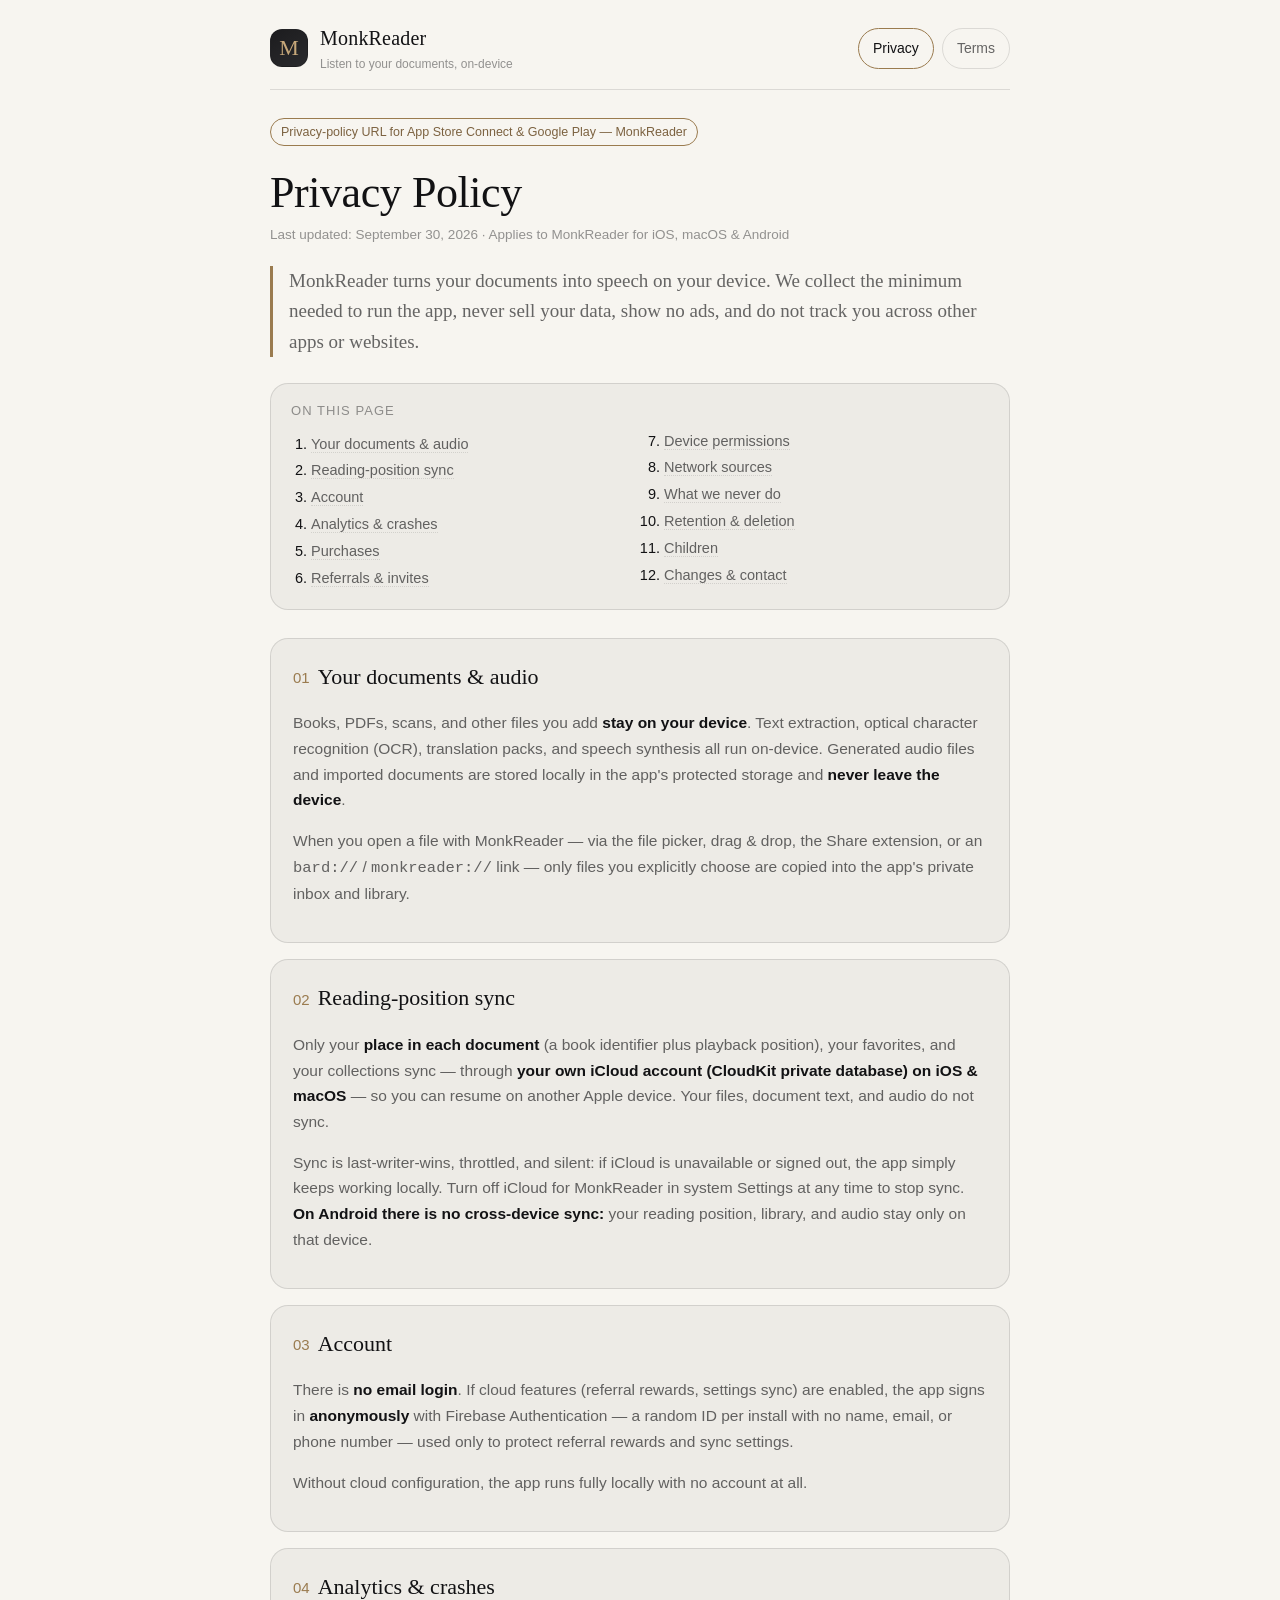
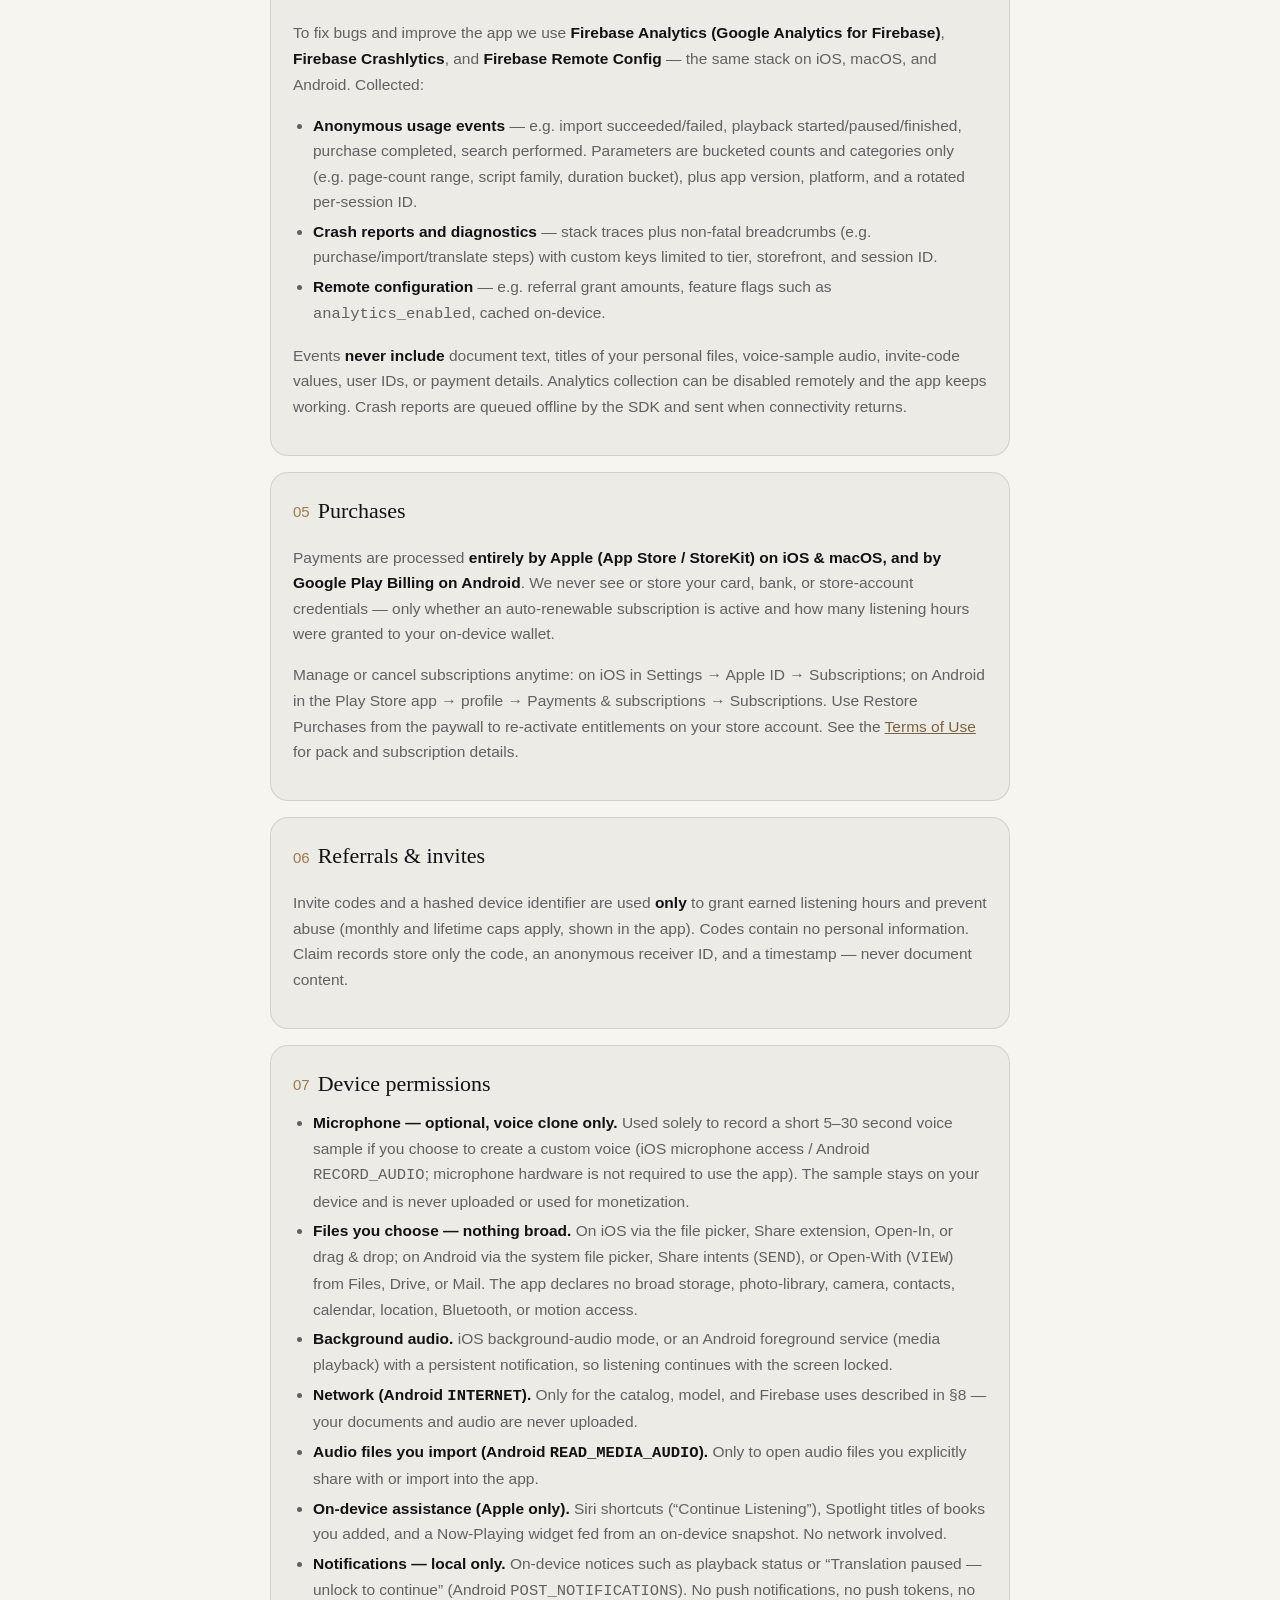
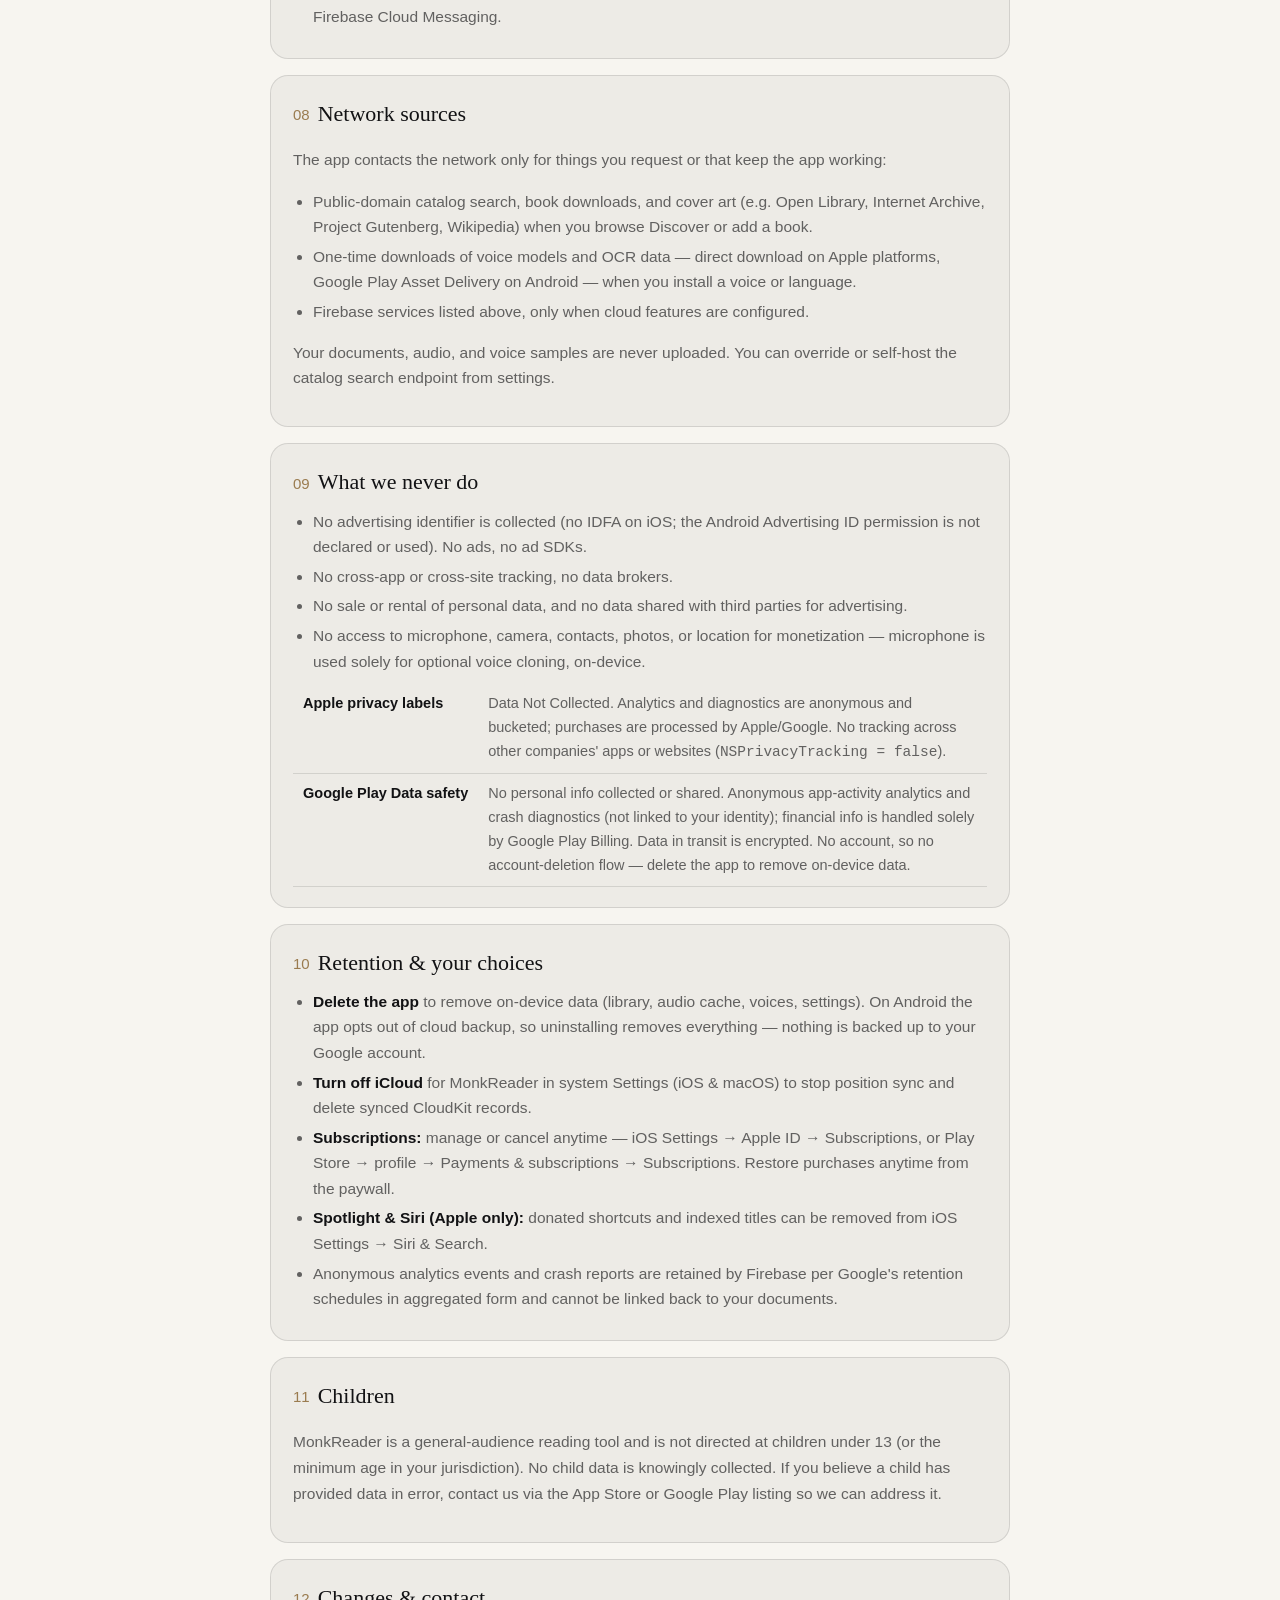
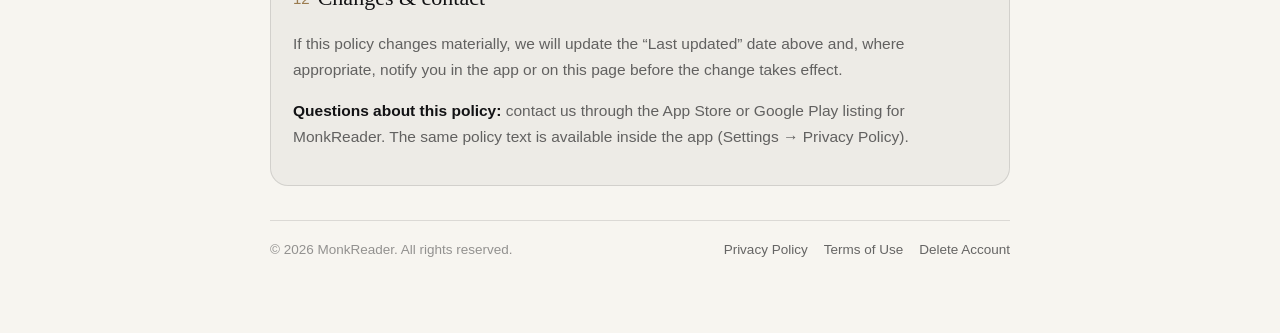
<file: index.html>
<!DOCTYPE html>
<html lang="en">
<head>
  <meta charset="utf-8">
  <meta name="viewport" content="width=device-width, initial-scale=1">
  <title>Privacy Policy — MonkReader</title>
  <meta name="description" content="Privacy Policy for MonkReader: an on-device listening app. Your documents stay on your device. No ads, no cross-app tracking, no sale of personal data.">
  <meta name="theme-color" content="#121214">
  <link rel="stylesheet" href="styles.css">
</head>
<body>
  <div class="wrap">
    <header class="topbar">
      <a class="brand" href="index.html" aria-label="MonkReader home">
        <span class="brand-mark" aria-hidden="true">M</span>
        <span><span class="brand-name">MonkReader</span>
        <span class="brand-sub">Listen to your documents, on-device</span></span>
      </a>
      <nav class="nav" aria-label="Legal">
        <a href="index.html" aria-current="page">Privacy</a>
        <a href="terms.html">Terms</a>
      </nav>
    </header>

    <main>
      <span class="badge">Privacy-policy URL for App Store Connect &amp; Google Play — MonkReader</span>
      <h1>Privacy Policy</h1>
      <p class="updated">Last updated: September 30, 2026 &middot; Applies to MonkReader for iOS, macOS &amp; Android</p>
      <p class="lede">MonkReader turns your documents into speech on your device. We collect the minimum needed to run the app, never sell your data, show no ads, and do not track you across other apps or websites.</p>

      <nav class="toc" aria-label="Contents">
        <p>On this page</p>
        <ol>
          <li><a href="#documents">Your documents &amp; audio</a></li>
          <li><a href="#sync">Reading-position sync</a></li>
          <li><a href="#account">Account</a></li>
          <li><a href="#analytics">Analytics &amp; crashes</a></li>
          <li><a href="#purchases">Purchases</a></li>
          <li><a href="#referrals">Referrals &amp; invites</a></li>
          <li><a href="#permissions">Device permissions</a></li>
          <li><a href="#network">Network sources</a></li>
          <li><a href="#never">What we never do</a></li>
          <li><a href="#retention">Retention &amp; deletion</a></li>
          <li><a href="#children">Children</a></li>
          <li><a href="#changes">Changes &amp; contact</a></li>
        </ol>
      </nav>

      <section class="card" id="documents">
        <h2><span class="num">01</span>Your documents &amp; audio</h2>
        <p>Books, PDFs, scans, and other files you add <strong>stay on your device</strong>. Text extraction, optical character recognition (OCR), translation packs, and speech synthesis all run on-device. Generated audio files and imported documents are stored locally in the app's protected storage and <strong>never leave the device</strong>.</p>
        <p>When you open a file with MonkReader — via the file picker, drag &amp; drop, the Share extension, or an <code>bard://</code> / <code>monkreader://</code> link — only files you explicitly choose are copied into the app's private inbox and library.</p>
      </section>

      <section class="card" id="sync">
        <h2><span class="num">02</span>Reading-position sync</h2>
        <p>Only your <strong>place in each document</strong> (a book identifier plus playback position), your favorites, and your collections sync — through <strong>your own iCloud account (CloudKit private database) on iOS &amp; macOS</strong> — so you can resume on another Apple device. Your files, document text, and audio do not sync.</p>
        <p>Sync is last-writer-wins, throttled, and silent: if iCloud is unavailable or signed out, the app simply keeps working locally. Turn off iCloud for MonkReader in system Settings at any time to stop sync. <strong>On Android there is no cross-device sync:</strong> your reading position, library, and audio stay only on that device.</p>
      </section>

      <section class="card" id="account">
        <h2><span class="num">03</span>Account</h2>
        <p>There is <strong>no email login</strong>. If cloud features (referral rewards, settings sync) are enabled, the app signs in <strong>anonymously</strong> with Firebase Authentication — a random ID per install with no name, email, or phone number — used only to protect referral rewards and sync settings.</p>
        <p>Without cloud configuration, the app runs fully locally with no account at all.</p>
      </section>

      <section class="card" id="analytics">
        <h2><span class="num">04</span>Analytics &amp; crashes</h2>
        <p>To fix bugs and improve the app we use <strong>Firebase Analytics (Google Analytics for Firebase)</strong>, <strong>Firebase Crashlytics</strong>, and <strong>Firebase Remote Config</strong> — the same stack on iOS, macOS, and Android. Collected:</p>
        <ul>
          <li><strong>Anonymous usage events</strong> — e.g. import succeeded/failed, playback started/paused/finished, purchase completed, search performed. Parameters are bucketed counts and categories only (e.g. page-count range, script family, duration bucket), plus app version, platform, and a rotated per-session ID.</li>
          <li><strong>Crash reports and diagnostics</strong> — stack traces plus non-fatal breadcrumbs (e.g. purchase/import/translate steps) with custom keys limited to tier, storefront, and session ID.</li>
          <li><strong>Remote configuration</strong> — e.g. referral grant amounts, feature flags such as <code>analytics_enabled</code>, cached on-device.</li>
        </ul>
        <p>Events <strong>never include</strong> document text, titles of your personal files, voice-sample audio, invite-code values, user IDs, or payment details. Analytics collection can be disabled remotely and the app keeps working. Crash reports are queued offline by the SDK and sent when connectivity returns.</p>
      </section>

      <section class="card" id="purchases">
        <h2><span class="num">05</span>Purchases</h2>
        <p>Payments are processed <strong>entirely by Apple (App Store / StoreKit) on iOS &amp; macOS, and by Google Play Billing on Android</strong>. We never see or store your card, bank, or store-account credentials — only whether an auto-renewable subscription is active and how many listening hours were granted to your on-device wallet.</p>
        <p>Manage or cancel subscriptions anytime: on iOS in Settings &rarr; Apple ID &rarr; Subscriptions; on Android in the Play Store app &rarr; profile &rarr; Payments &amp; subscriptions &rarr; Subscriptions. Use Restore Purchases from the paywall to re-activate entitlements on your store account. See the <a href="terms.html">Terms of Use</a> for pack and subscription details.</p>
      </section>

      <section class="card" id="referrals">
        <h2><span class="num">06</span>Referrals &amp; invites</h2>
        <p>Invite codes and a hashed device identifier are used <strong>only</strong> to grant earned listening hours and prevent abuse (monthly and lifetime caps apply, shown in the app). Codes contain no personal information. Claim records store only the code, an anonymous receiver ID, and a timestamp — never document content.</p>
      </section>

      <section class="card" id="permissions">
        <h2><span class="num">07</span>Device permissions</h2>
        <ul>
          <li><strong>Microphone — optional, voice clone only.</strong> Used solely to record a short 5–30 second voice sample if you choose to create a custom voice (iOS microphone access / Android <code>RECORD_AUDIO</code>; microphone hardware is not required to use the app). The sample stays on your device and is never uploaded or used for monetization.</li>
          <li><strong>Files you choose — nothing broad.</strong> On iOS via the file picker, Share extension, Open-In, or drag &amp; drop; on Android via the system file picker, Share intents (<code>SEND</code>), or Open-With (<code>VIEW</code>) from Files, Drive, or Mail. The app declares no broad storage, photo-library, camera, contacts, calendar, location, Bluetooth, or motion access.</li>
          <li><strong>Background audio.</strong> iOS background-audio mode, or an Android foreground service (media playback) with a persistent notification, so listening continues with the screen locked.</li>
          <li><strong>Network (Android <code>INTERNET</code>).</strong> Only for the catalog, model, and Firebase uses described in §8 — your documents and audio are never uploaded.</li>
          <li><strong>Audio files you import (Android <code>READ_MEDIA_AUDIO</code>).</strong> Only to open audio files you explicitly share with or import into the app.</li>
          <li><strong>On-device assistance (Apple only).</strong> Siri shortcuts (“Continue Listening”), Spotlight titles of books you added, and a Now-Playing widget fed from an on-device snapshot. No network involved.</li>
          <li><strong>Notifications — local only.</strong> On-device notices such as playback status or “Translation paused — unlock to continue” (Android <code>POST_NOTIFICATIONS</code>). No push notifications, no push tokens, no Firebase Cloud Messaging.</li>
        </ul>
      </section>

      <section class="card" id="network">
        <h2><span class="num">08</span>Network sources</h2>
        <p>The app contacts the network only for things you request or that keep the app working:</p>
        <ul>
          <li>Public-domain catalog search, book downloads, and cover art (e.g. Open Library, Internet Archive, Project Gutenberg, Wikipedia) when you browse Discover or add a book.</li>
          <li>One-time downloads of voice models and OCR data — direct download on Apple platforms, Google Play Asset Delivery on Android — when you install a voice or language.</li>
          <li>Firebase services listed above, only when cloud features are configured.</li>
        </ul>
        <p>Your documents, audio, and voice samples are never uploaded. You can override or self-host the catalog search endpoint from settings.</p>
      </section>

      <section class="card" id="never">
        <h2><span class="num">09</span>What we never do</h2>
        <ul>
          <li>No advertising identifier is collected (no IDFA on iOS; the Android Advertising ID permission is not declared or used). No ads, no ad SDKs.</li>
          <li>No cross-app or cross-site tracking, no data brokers.</li>
          <li>No sale or rental of personal data, and no data shared with third parties for advertising.</li>
          <li>No access to microphone, camera, contacts, photos, or location for monetization — microphone is used solely for optional voice cloning, on-device.</li>
        </ul>
        <table class="labels" aria-label="Apple privacy label summary">
          <tr><th>Apple privacy labels</th><td>Data Not Collected. Analytics and diagnostics are anonymous and bucketed; purchases are processed by Apple/Google. No tracking across other companies' apps or websites (<code>NSPrivacyTracking = false</code>).</td></tr>
          <tr><th>Google Play Data safety</th><td>No personal info collected or shared. Anonymous app-activity analytics and crash diagnostics (not linked to your identity); financial info is handled solely by Google Play Billing. Data in transit is encrypted. No account, so no account-deletion flow — delete the app to remove on-device data.</td></tr>
        </table>
      </section>

      <section class="card" id="retention">
        <h2><span class="num">10</span>Retention &amp; your choices</h2>
        <ul>
          <li><strong>Delete the app</strong> to remove on-device data (library, audio cache, voices, settings). On Android the app opts out of cloud backup, so uninstalling removes everything — nothing is backed up to your Google account.</li>
          <li><strong>Turn off iCloud</strong> for MonkReader in system Settings (iOS &amp; macOS) to stop position sync and delete synced CloudKit records.</li>
          <li><strong>Subscriptions:</strong> manage or cancel anytime — iOS Settings &rarr; Apple ID &rarr; Subscriptions, or Play Store &rarr; profile &rarr; Payments &amp; subscriptions &rarr; Subscriptions. Restore purchases anytime from the paywall.</li>
          <li><strong>Spotlight &amp; Siri (Apple only):</strong> donated shortcuts and indexed titles can be removed from iOS Settings &rarr; Siri &amp; Search.</li>
          <li>Anonymous analytics events and crash reports are retained by Firebase per Google's retention schedules in aggregated form and cannot be linked back to your documents.</li>
        </ul>
      </section>

      <section class="card" id="children">
        <h2><span class="num">11</span>Children</h2>
        <p>MonkReader is a general-audience reading tool and is not directed at children under 13 (or the minimum age in your jurisdiction). No child data is knowingly collected. If you believe a child has provided data in error, contact us via the App Store or Google Play listing so we can address it.</p>
      </section>

      <section class="card" id="changes">
        <h2><span class="num">12</span>Changes &amp; contact</h2>
        <p>If this policy changes materially, we will update the “Last updated” date above and, where appropriate, notify you in the app or on this page before the change takes effect.</p>
        <p><strong>Questions about this policy:</strong> contact us through the App Store or Google Play listing for MonkReader. The same policy text is available inside the app (Settings &rarr; Privacy Policy).</p>
      </section>
    </main>

    <footer>
      <span>&copy; 2026 MonkReader. All rights reserved.</span>
      <nav aria-label="Footer">
        <a href="index.html" aria-current="page">Privacy Policy</a>
        <a href="terms.html">Terms of Use</a>
        <a href="delete-account.html">Delete Account</a>
      </nav>
    </footer>
  </div>
</body>
</html>
</file>
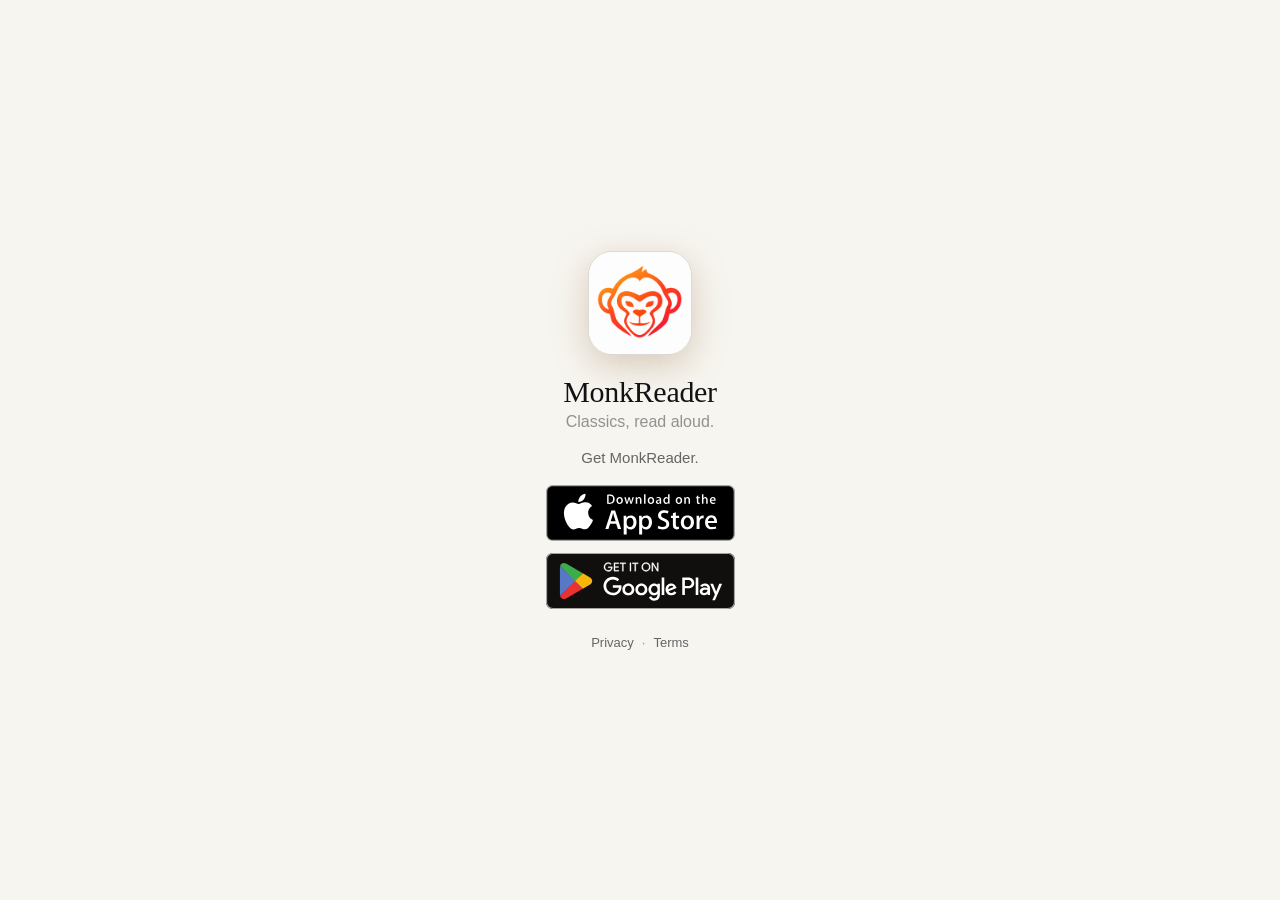
<file: app-link/index.html>
<!DOCTYPE html>
<html lang="en">
<head>
<meta charset="utf-8">
<meta name="viewport" content="width=device-width, initial-scale=1, viewport-fit=cover">
<title>MonkReader — Get the app</title>
<meta name="description" content="MonkReader turns classics and your documents into speech, on-device. Download on the App Store or get it on Google Play.">
<meta name="theme-color" content="#121214">

<!--
  MONKREADER SMART LINK — one bio link for Instagram / YouTube / TikTok.
  iPhone/iPad → App Store. Android → Google Play.
  Anything else → both badges, no redirect.

  Both stores are live; no further changes needed.
  TESTING: ?store=ios | ?store=android | ?store=desktop, ?noredirect=1 to preview.
  Deployed from the Privacy repo (GitHub Pages). Keep Marketing/post-kit/app-link/ in sync.
-->
<link rel="icon" href="icon.png">
<link rel="apple-touch-icon" href="icon.png">
<link rel="canonical" href="https://funmania.github.io/MonkReader/app-link/">
<!-- If you add a custom domain, replace the funmania.github.io URLs below. -->
<meta property="og:type" content="website">
<meta property="og:site_name" content="MonkReader">
<meta property="og:title" content="MonkReader — Classics, read aloud">
<meta property="og:description" content="Any PDF, just press play. Download on the App Store or get it on Google Play.">
<meta property="og:url" content="https://funmania.github.io/MonkReader/app-link/">
<meta property="og:image" content="https://funmania.github.io/MonkReader/app-link/icon.png">
<meta name="twitter:card" content="summary">
<meta name="twitter:title" content="MonkReader — Classics, read aloud">
<meta name="twitter:description" content="Any PDF, just press play. Download on the App Store or get it on Google Play.">
<meta name="twitter:image" content="https://funmania.github.io/MonkReader/app-link/icon.png">
<style>
  :root {
    --paper: #f7f5f0; --ink: #121214; --soft: rgba(18,18,20,.64);
    --faint: rgba(18,18,20,.44); --hairline: rgba(18,18,20,.12);
    --brass: #9a7b4f; --brass-deep: #7c6240;
  }
  @media (prefers-color-scheme: dark) {
    :root {
      --paper: #121214; --ink: #f2ede3; --soft: rgba(255,255,255,.62);
      --faint: rgba(255,255,255,.42); --hairline: rgba(255,255,255,.14);
      --brass: #c7a87a; --brass-deep: #c7a87a;
    }
  }
  * { margin: 0; padding: 0; box-sizing: border-box; }
  html { -webkit-text-size-adjust: 100%; }
  body {
    background: var(--paper); color: var(--ink);
    font-family: -apple-system, BlinkMacSystemFont, "SF Pro Text", "Segoe UI", Inter, Roboto, sans-serif;
    min-height: 100vh; min-height: 100dvh;
    display: flex; align-items: center; justify-content: center;
    padding: 24px 20px;
  }
  .card { text-align: center; max-width: 420px; width: 100%; }
  img.icon {
    width: 104px; height: 104px; border-radius: 24px; display: block; margin: 0 auto;
    box-shadow: 0 10px 34px rgba(154,123,79,.35);
    border: 1px solid var(--hairline);
  }
  h1 {
    font-family: Georgia, "Times New Roman", serif; font-weight: 400;
    font-size: 30px; letter-spacing: -.01em; margin: 20px 0 4px;
  }
  p.sub { color: var(--faint); font-size: 16px; margin-bottom: 18px; }
  p.status { color: var(--soft); font-size: 15px; min-height: 24px; margin-bottom: 12px; }
  .spinner {
    width: 22px; height: 22px; margin: 0 auto 12px; border-radius: 50%;
    border: 2.5px solid var(--hairline); border-top-color: var(--brass);
    animation: spin 0.9s linear infinite;
  }
  @media (prefers-reduced-motion: reduce) { .spinner { animation: none; } }
  @keyframes spin { to { transform: rotate(360deg); } }
  .badges { display: flex; flex-direction: column; align-items: center; gap: 12px; margin-top: 4px; }
  a.badge { display: inline-block; line-height: 0; }
  a.badge:focus-visible { outline: 3px solid var(--brass); outline-offset: 4px; border-radius: 10px; }
  a.badge svg { height: 56px; width: auto; display: block; }
  a.badge.disabled svg { filter: grayscale(1); opacity: .55; }
  .soon {
    margin: 14px auto 0; max-width: 340px; font-size: 14px; line-height: 1.6;
    color: var(--soft); border: 1px dashed var(--brass);
    border-radius: 14px; padding: 12px 16px;
  }
  .hint { margin: 14px auto 0; max-width: 340px; font-size: 13.5px; line-height: 1.6; color: var(--faint); }
  footer { margin-top: 26px; font-size: 13px; color: var(--faint); }
  footer a { color: var(--soft); text-decoration: none; margin: 0 8px; }
  footer a:hover { color: var(--brass-deep); }
</style>
</head>
<body>
<main class="card">
  <img class="icon" src="icon.png" alt="MonkReader app icon" width="104" height="104" fetchpriority="high">
  <h1>MonkReader</h1>
  <p class="sub">Classics, read aloud.</p>
  <div class="spinner" id="spin" aria-hidden="true"></div>
  <p class="status" id="status" role="status" aria-live="polite">Finding your store…</p>
  <div class="badges">
    <a class="badge" id="bApple" href="https://apps.apple.com/app/monkreader/id6804973353"><svg role="img" version="1.1" id="US_UK_Download_on_the" xmlns="http://www.w3.org/2000/svg" xmlns:xlink="http://www.w3.org/1999/xlink"
	 x="0px" y="0px" viewBox="0 0 135 40" enable-background="new 0 0 135 40" xml:space="preserve"><title>Download on the App Store</title>
<g>
	<path fill="#A6A6A6" d="M130.197,40H4.729C2.122,40,0,37.872,0,35.267V4.726C0,2.12,2.122,0,4.729,0h125.468
		C132.803,0,135,2.12,135,4.726v30.541C135,37.872,132.803,40,130.197,40L130.197,40z"/>
	<path d="M134.032,35.268c0,2.116-1.714,3.83-3.834,3.83H4.729c-2.119,0-3.839-1.714-3.839-3.83V4.725
		c0-2.115,1.72-3.835,3.839-3.835h125.468c2.121,0,3.834,1.72,3.834,3.835L134.032,35.268L134.032,35.268z"/>
	<g>
		<g>
			<path fill="#FFFFFF" d="M30.128,19.784c-0.029-3.223,2.639-4.791,2.761-4.864c-1.511-2.203-3.853-2.504-4.676-2.528
				c-1.967-0.207-3.875,1.177-4.877,1.177c-1.022,0-2.565-1.157-4.228-1.123c-2.14,0.033-4.142,1.272-5.24,3.196
				c-2.266,3.923-0.576,9.688,1.595,12.859c1.086,1.553,2.355,3.287,4.016,3.226c1.625-0.067,2.232-1.036,4.193-1.036
				c1.943,0,2.513,1.036,4.207,0.997c1.744-0.028,2.842-1.56,3.89-3.127c1.255-1.78,1.759-3.533,1.779-3.623
				C33.507,24.924,30.161,23.647,30.128,19.784z"/>
			<path fill="#FFFFFF" d="M26.928,10.306c0.874-1.093,1.472-2.58,1.306-4.089c-1.265,0.056-2.847,0.875-3.758,1.944
				c-0.806,0.942-1.526,2.486-1.34,3.938C24.557,12.205,26.016,11.382,26.928,10.306z"/>
		</g>
	</g>
	<g>
		<path fill="#FFFFFF" d="M53.645,31.504h-2.271l-1.244-3.909h-4.324l-1.185,3.909h-2.211l4.284-13.308h2.646L53.645,31.504z
			 M49.755,25.955L48.63,22.48c-0.119-0.355-0.342-1.191-0.671-2.507h-0.04c-0.131,0.566-0.342,1.402-0.632,2.507l-1.105,3.475
			H49.755z"/>
		<path fill="#FFFFFF" d="M64.662,26.588c0,1.632-0.441,2.922-1.323,3.869c-0.79,0.843-1.771,1.264-2.942,1.264
			c-1.264,0-2.172-0.454-2.725-1.362h-0.04v5.055h-2.132V25.067c0-1.026-0.027-2.079-0.079-3.159h1.875l0.119,1.521h0.04
			c0.711-1.146,1.79-1.718,3.238-1.718c1.132,0,2.077,0.447,2.833,1.342C64.284,23.949,64.662,25.127,64.662,26.588z M62.49,26.666
			c0-0.934-0.21-1.704-0.632-2.31c-0.461-0.632-1.08-0.948-1.856-0.948c-0.526,0-1.004,0.176-1.431,0.523
			c-0.428,0.35-0.708,0.807-0.839,1.373c-0.066,0.264-0.099,0.48-0.099,0.65v1.6c0,0.698,0.214,1.287,0.642,1.768
			s0.984,0.721,1.668,0.721c0.803,0,1.428-0.31,1.875-0.928C62.266,28.496,62.49,27.68,62.49,26.666z"/>
		<path fill="#FFFFFF" d="M75.699,26.588c0,1.632-0.441,2.922-1.324,3.869c-0.789,0.843-1.77,1.264-2.941,1.264
			c-1.264,0-2.172-0.454-2.724-1.362H68.67v5.055h-2.132V25.067c0-1.026-0.027-2.079-0.079-3.159h1.875l0.119,1.521h0.04
			c0.71-1.146,1.789-1.718,3.238-1.718c1.131,0,2.076,0.447,2.834,1.342C75.32,23.949,75.699,25.127,75.699,26.588z M73.527,26.666
			c0-0.934-0.211-1.704-0.633-2.31c-0.461-0.632-1.078-0.948-1.855-0.948c-0.527,0-1.004,0.176-1.432,0.523
			c-0.428,0.35-0.707,0.807-0.838,1.373c-0.065,0.264-0.099,0.48-0.099,0.65v1.6c0,0.698,0.214,1.287,0.64,1.768
			c0.428,0.48,0.984,0.721,1.67,0.721c0.803,0,1.428-0.31,1.875-0.928C73.303,28.496,73.527,27.68,73.527,26.666z"/>
		<path fill="#FFFFFF" d="M88.039,27.772c0,1.132-0.393,2.053-1.182,2.764c-0.867,0.777-2.074,1.165-3.625,1.165
			c-1.432,0-2.58-0.276-3.449-0.829l0.494-1.777c0.936,0.566,1.963,0.85,3.082,0.85c0.803,0,1.428-0.182,1.877-0.544
			c0.447-0.362,0.67-0.848,0.67-1.454c0-0.54-0.184-0.995-0.553-1.364c-0.367-0.369-0.98-0.712-1.836-1.029
			c-2.33-0.869-3.494-2.142-3.494-3.816c0-1.094,0.408-1.991,1.225-2.689c0.814-0.699,1.9-1.048,3.258-1.048
			c1.211,0,2.217,0.211,3.02,0.632l-0.533,1.738c-0.75-0.408-1.598-0.612-2.547-0.612c-0.75,0-1.336,0.185-1.756,0.553
			c-0.355,0.329-0.533,0.73-0.533,1.205c0,0.526,0.203,0.961,0.611,1.303c0.355,0.316,1,0.658,1.936,1.027
			c1.145,0.461,1.986,1,2.527,1.618C87.77,26.081,88.039,26.852,88.039,27.772z"/>
		<path fill="#FFFFFF" d="M95.088,23.508h-2.35v4.659c0,1.185,0.414,1.777,1.244,1.777c0.381,0,0.697-0.033,0.947-0.099l0.059,1.619
			c-0.42,0.157-0.973,0.236-1.658,0.236c-0.842,0-1.5-0.257-1.975-0.77c-0.473-0.514-0.711-1.376-0.711-2.587v-4.837h-1.4v-1.6h1.4
			v-1.757l2.094-0.632v2.389h2.35V23.508z"/>
		<path fill="#FFFFFF" d="M105.691,26.627c0,1.475-0.422,2.686-1.264,3.633c-0.883,0.975-2.055,1.461-3.516,1.461
			c-1.408,0-2.529-0.467-3.365-1.401s-1.254-2.113-1.254-3.534c0-1.487,0.43-2.705,1.293-3.652c0.861-0.948,2.023-1.422,3.484-1.422
			c1.408,0,2.541,0.467,3.396,1.402C105.283,24.021,105.691,25.192,105.691,26.627z M103.479,26.696
			c0-0.885-0.189-1.644-0.572-2.277c-0.447-0.766-1.086-1.148-1.914-1.148c-0.857,0-1.508,0.383-1.955,1.148
			c-0.383,0.634-0.572,1.405-0.572,2.317c0,0.885,0.189,1.644,0.572,2.276c0.461,0.766,1.105,1.148,1.936,1.148
			c0.814,0,1.453-0.39,1.914-1.168C103.281,28.347,103.479,27.58,103.479,26.696z"/>
		<path fill="#FFFFFF" d="M112.621,23.783c-0.211-0.039-0.436-0.059-0.672-0.059c-0.75,0-1.33,0.283-1.738,0.85
			c-0.355,0.5-0.533,1.132-0.533,1.895v5.035h-2.131l0.02-6.574c0-1.106-0.027-2.113-0.08-3.021h1.857l0.078,1.836h0.059
			c0.225-0.631,0.58-1.139,1.066-1.52c0.475-0.343,0.988-0.514,1.541-0.514c0.197,0,0.375,0.014,0.533,0.039V23.783z"/>
		<path fill="#FFFFFF" d="M122.156,26.252c0,0.382-0.025,0.704-0.078,0.967h-6.396c0.025,0.948,0.334,1.673,0.928,2.173
			c0.539,0.447,1.236,0.671,2.092,0.671c0.947,0,1.811-0.151,2.588-0.454l0.334,1.48c-0.908,0.396-1.98,0.593-3.217,0.593
			c-1.488,0-2.656-0.438-3.506-1.313c-0.848-0.875-1.273-2.05-1.273-3.524c0-1.447,0.395-2.652,1.186-3.613
			c0.828-1.026,1.947-1.539,3.355-1.539c1.383,0,2.43,0.513,3.141,1.539C121.873,24.047,122.156,25.055,122.156,26.252z
			 M120.123,25.699c0.014-0.632-0.125-1.178-0.414-1.639c-0.369-0.593-0.936-0.889-1.699-0.889c-0.697,0-1.264,0.289-1.697,0.869
			c-0.355,0.461-0.566,1.014-0.631,1.658H120.123z"/>
	</g>
	<g>
		<g>
			<path fill="#FFFFFF" d="M49.05,10.009c0,1.177-0.353,2.063-1.058,2.658c-0.653,0.549-1.581,0.824-2.783,0.824
				c-0.596,0-1.106-0.026-1.533-0.078V6.982c0.557-0.09,1.157-0.136,1.805-0.136c1.145,0,2.008,0.249,2.59,0.747
				C48.723,8.156,49.05,8.961,49.05,10.009z M47.945,10.038c0-0.763-0.202-1.348-0.606-1.756c-0.404-0.407-0.994-0.611-1.771-0.611
				c-0.33,0-0.611,0.022-0.844,0.068v4.889c0.129,0.02,0.365,0.029,0.708,0.029c0.802,0,1.421-0.223,1.857-0.669
				S47.945,10.892,47.945,10.038z"/>
			<path fill="#FFFFFF" d="M54.909,11.037c0,0.725-0.207,1.319-0.621,1.785c-0.434,0.479-1.009,0.718-1.727,0.718
				c-0.692,0-1.243-0.229-1.654-0.689c-0.41-0.459-0.615-1.038-0.615-1.736c0-0.73,0.211-1.329,0.635-1.794s0.994-0.698,1.712-0.698
				c0.692,0,1.248,0.229,1.669,0.688C54.708,9.757,54.909,10.333,54.909,11.037z M53.822,11.071c0-0.435-0.094-0.808-0.281-1.119
				c-0.22-0.376-0.533-0.564-0.94-0.564c-0.421,0-0.741,0.188-0.961,0.564c-0.188,0.311-0.281,0.69-0.281,1.138
				c0,0.435,0.094,0.808,0.281,1.119c0.227,0.376,0.543,0.564,0.951,0.564c0.4,0,0.714-0.191,0.94-0.574
				C53.725,11.882,53.822,11.506,53.822,11.071z"/>
			<path fill="#FFFFFF" d="M62.765,8.719l-1.475,4.714h-0.96l-0.611-2.047c-0.155-0.511-0.281-1.019-0.379-1.523h-0.019
				c-0.091,0.518-0.217,1.025-0.379,1.523l-0.649,2.047h-0.971l-1.387-4.714h1.077l0.533,2.241c0.129,0.53,0.235,1.035,0.32,1.513
				h0.019c0.078-0.394,0.207-0.896,0.389-1.503l0.669-2.25h0.854l0.641,2.202c0.155,0.537,0.281,1.054,0.378,1.552h0.029
				c0.071-0.485,0.178-1.002,0.32-1.552l0.572-2.202H62.765z"/>
			<path fill="#FFFFFF" d="M68.198,13.433H67.15v-2.7c0-0.832-0.316-1.248-0.95-1.248c-0.311,0-0.562,0.114-0.757,0.343
				c-0.193,0.229-0.291,0.499-0.291,0.808v2.796h-1.048v-3.366c0-0.414-0.013-0.863-0.038-1.349h0.921l0.049,0.737h0.029
				c0.122-0.229,0.304-0.418,0.543-0.569c0.284-0.176,0.602-0.265,0.95-0.265c0.44,0,0.806,0.142,1.097,0.427
				c0.362,0.349,0.543,0.87,0.543,1.562V13.433z"/>
			<path fill="#FFFFFF" d="M71.088,13.433h-1.047V6.556h1.047V13.433z"/>
			<path fill="#FFFFFF" d="M77.258,11.037c0,0.725-0.207,1.319-0.621,1.785c-0.434,0.479-1.01,0.718-1.727,0.718
				c-0.693,0-1.244-0.229-1.654-0.689c-0.41-0.459-0.615-1.038-0.615-1.736c0-0.73,0.211-1.329,0.635-1.794s0.994-0.698,1.711-0.698
				c0.693,0,1.248,0.229,1.67,0.688C77.057,9.757,77.258,10.333,77.258,11.037z M76.17,11.071c0-0.435-0.094-0.808-0.281-1.119
				c-0.219-0.376-0.533-0.564-0.939-0.564c-0.422,0-0.742,0.188-0.961,0.564c-0.188,0.311-0.281,0.69-0.281,1.138
				c0,0.435,0.094,0.808,0.281,1.119c0.227,0.376,0.543,0.564,0.951,0.564c0.4,0,0.713-0.191,0.939-0.574
				C76.074,11.882,76.17,11.506,76.17,11.071z"/>
			<path fill="#FFFFFF" d="M82.33,13.433h-0.941l-0.078-0.543h-0.029c-0.322,0.433-0.781,0.65-1.377,0.65
				c-0.445,0-0.805-0.143-1.076-0.427c-0.246-0.258-0.369-0.579-0.369-0.96c0-0.576,0.24-1.015,0.723-1.319
				c0.482-0.304,1.16-0.453,2.033-0.446V10.3c0-0.621-0.326-0.931-0.979-0.931c-0.465,0-0.875,0.117-1.229,0.349l-0.213-0.688
				c0.438-0.271,0.979-0.407,1.617-0.407c1.232,0,1.85,0.65,1.85,1.95v1.736C82.262,12.78,82.285,13.155,82.33,13.433z
				 M81.242,11.813v-0.727c-1.156-0.02-1.734,0.297-1.734,0.95c0,0.246,0.066,0.43,0.201,0.553c0.135,0.123,0.307,0.184,0.512,0.184
				c0.23,0,0.445-0.073,0.641-0.218c0.197-0.146,0.318-0.331,0.363-0.558C81.236,11.946,81.242,11.884,81.242,11.813z"/>
			<path fill="#FFFFFF" d="M88.285,13.433h-0.93l-0.049-0.757h-0.029c-0.297,0.576-0.803,0.864-1.514,0.864
				c-0.568,0-1.041-0.223-1.416-0.669s-0.562-1.025-0.562-1.736c0-0.763,0.203-1.381,0.611-1.853c0.395-0.44,0.879-0.66,1.455-0.66
				c0.633,0,1.076,0.213,1.328,0.64h0.02V6.556h1.049v5.607C88.248,12.622,88.26,13.045,88.285,13.433z M87.199,11.445v-0.786
				c0-0.136-0.01-0.246-0.029-0.33c-0.059-0.252-0.186-0.464-0.379-0.635c-0.195-0.171-0.43-0.257-0.701-0.257
				c-0.391,0-0.697,0.155-0.922,0.466c-0.223,0.311-0.336,0.708-0.336,1.193c0,0.466,0.107,0.844,0.322,1.135
				c0.227,0.31,0.533,0.465,0.916,0.465c0.344,0,0.619-0.129,0.828-0.388C87.1,12.069,87.199,11.781,87.199,11.445z"/>
			<path fill="#FFFFFF" d="M97.248,11.037c0,0.725-0.207,1.319-0.621,1.785c-0.434,0.479-1.008,0.718-1.727,0.718
				c-0.691,0-1.242-0.229-1.654-0.689c-0.41-0.459-0.615-1.038-0.615-1.736c0-0.73,0.211-1.329,0.635-1.794s0.994-0.698,1.713-0.698
				c0.691,0,1.248,0.229,1.668,0.688C97.047,9.757,97.248,10.333,97.248,11.037z M96.162,11.071c0-0.435-0.094-0.808-0.281-1.119
				c-0.221-0.376-0.533-0.564-0.941-0.564c-0.42,0-0.74,0.188-0.961,0.564c-0.188,0.311-0.281,0.69-0.281,1.138
				c0,0.435,0.094,0.808,0.281,1.119c0.227,0.376,0.543,0.564,0.951,0.564c0.4,0,0.715-0.191,0.941-0.574
				C96.064,11.882,96.162,11.506,96.162,11.071z"/>
			<path fill="#FFFFFF" d="M102.883,13.433h-1.047v-2.7c0-0.832-0.316-1.248-0.951-1.248c-0.311,0-0.562,0.114-0.756,0.343
				s-0.291,0.499-0.291,0.808v2.796h-1.049v-3.366c0-0.414-0.012-0.863-0.037-1.349h0.92l0.049,0.737h0.029
				c0.123-0.229,0.305-0.418,0.543-0.569c0.285-0.176,0.602-0.265,0.951-0.265c0.439,0,0.805,0.142,1.096,0.427
				c0.363,0.349,0.543,0.87,0.543,1.562V13.433z"/>
			<path fill="#FFFFFF" d="M109.936,9.504h-1.154v2.29c0,0.582,0.205,0.873,0.611,0.873c0.188,0,0.344-0.016,0.467-0.049
				l0.027,0.795c-0.207,0.078-0.479,0.117-0.814,0.117c-0.414,0-0.736-0.126-0.969-0.378c-0.234-0.252-0.35-0.676-0.35-1.271V9.504
				h-0.689V8.719h0.689V7.855l1.027-0.31v1.173h1.154V9.504z"/>
			<path fill="#FFFFFF" d="M115.484,13.433h-1.049v-2.68c0-0.845-0.316-1.268-0.949-1.268c-0.486,0-0.818,0.245-1,0.735
				c-0.031,0.103-0.049,0.229-0.049,0.377v2.835h-1.047V6.556h1.047v2.841h0.02c0.33-0.517,0.803-0.775,1.416-0.775
				c0.434,0,0.793,0.142,1.078,0.427c0.355,0.355,0.533,0.883,0.533,1.581V13.433z"/>
			<path fill="#FFFFFF" d="M121.207,10.853c0,0.188-0.014,0.346-0.039,0.475h-3.143c0.014,0.466,0.164,0.821,0.455,1.067
				c0.266,0.22,0.609,0.33,1.029,0.33c0.465,0,0.889-0.074,1.271-0.223l0.164,0.728c-0.447,0.194-0.973,0.291-1.582,0.291
				c-0.73,0-1.305-0.215-1.721-0.645c-0.418-0.43-0.625-1.007-0.625-1.731c0-0.711,0.193-1.303,0.582-1.775
				c0.406-0.504,0.955-0.756,1.648-0.756c0.678,0,1.193,0.252,1.541,0.756C121.068,9.77,121.207,10.265,121.207,10.853z
				 M120.207,10.582c0.008-0.311-0.061-0.579-0.203-0.805c-0.182-0.291-0.459-0.437-0.834-0.437c-0.342,0-0.621,0.142-0.834,0.427
				c-0.174,0.227-0.277,0.498-0.311,0.815H120.207z"/>
		</g>
	</g>
</g>
</svg>
</a>
    <a class="badge" id="bPlay" href="#"><svg role="img" id="svg51" version="1.1" viewBox="0 0 180 53.333" xml:space="preserve" xmlns="http://www.w3.org/2000/svg" xmlns:cc="http://creativecommons.org/ns#" xmlns:dc="http://purl.org/dc/elements/1.1/" xmlns:rdf="http://www.w3.org/1999/02/22-rdf-syntax-ns#"><title>Get it on Google Play</title><metadata id="metadata9"><rdf:RDF><cc:Work rdf:about=""><dc:format>image/svg+xml</dc:format><dc:type rdf:resource="http://purl.org/dc/dcmitype/StillImage"/></cc:Work></rdf:RDF></metadata><path id="path11" d="m173.33 53.333h-166.66c-3.6666 0-6.6665-2.9999-6.6665-6.6665v-39.999c0-3.6666 2.9999-6.6665 6.6665-6.6665h166.66c3.6666 0 6.6665 2.9999 6.6665 6.6665v39.999c0 3.6666-2.9999 6.6665-6.6665 6.6665" fill="#100f0d" stroke-width=".13333"/><path id="path13" d="m173.33 1e-3h-166.66c-3.6666 0-6.6665 2.9999-6.6665 6.6665v39.999c0 3.6666 2.9999 6.6665 6.6665 6.6665h166.66c3.6666 0 6.6665-2.9999 6.6665-6.6665v-39.999c0-3.6666-2.9999-6.6665-6.6665-6.6665zm0 1.0661c3.0879 0 5.5999 2.5125 5.5999 5.6004v39.999c0 3.0879-2.5119 5.6004-5.5999 5.6004h-166.66c-3.0879 0-5.5993-2.5125-5.5993-5.6004v-39.999c0-3.0879 2.5114-5.6004 5.5993-5.6004h166.66" fill="#a2a2a1" stroke-width=".13333"/><path id="path35" d="m142.58 40h2.4879v-16.669h-2.4879zm22.409-10.664-2.8519 7.2264h-0.0853l-2.9599-7.2264h-2.6799l4.4399 10.1-2.5319 5.6185h2.5946l6.8412-15.718zm-14.11 8.7706c-0.81331 0-1.9506-0.40786-1.9506-1.4156 0-1.2865 1.416-1.7797 2.6373-1.7797 1.0933 0 1.6093 0.23546 2.2733 0.55732-0.19333 1.5442-1.5226 2.6379-2.9599 2.6379zm0.30133-9.1352c-1.8013 0-3.6666 0.79371-4.4386 2.5521l2.208 0.92184c0.47198-0.92184 1.3506-1.2218 2.2733-1.2218 1.2866 0 2.5946 0.77131 2.6159 2.1442v0.17133c-0.45066-0.25733-1.416-0.64318-2.5946-0.64318-2.3813 0-4.8039 1.3077-4.8039 3.7524 0 2.2302 1.952 3.6671 4.1386 3.6671 1.672 0 2.5959-0.75054 3.1732-1.6301h0.0867v1.2874h2.4026v-6.391c0-2.9593-2.2106-4.6103-5.0612-4.6103zm-15.376 2.3937h-3.5386v-5.7133h3.5386c1.86 0 2.9159 1.5396 2.9159 2.8566 0 1.2917-1.056 2.8567-2.9159 2.8567zm-0.064-8.0337h-5.9614v16.669h2.4869v-6.3149h3.4746c2.7573 0 5.4679-1.9958 5.4679-5.1765 0-3.1801-2.7106-5.1769-5.4679-5.1769zm-32.507 14.778c-1.7188 0-3.1573-1.4396-3.1573-3.415 0-1.9984 1.4385-3.4583 3.1573-3.4583 1.6969 0 3.0286 1.46 3.0286 3.4583 0 1.9754-1.3317 3.415-3.0286 3.415zm2.8567-7.8403h-0.086c-0.55826-0.66572-1.6328-1.2672-2.9853-1.2672-2.8359 0-5.4348 2.4921-5.4348 5.6925 0 3.1786 2.5989 5.6488 5.4348 5.6488 1.3525 0 2.427-0.6016 2.9853-1.2885h0.086v0.81558c0 2.1703-1.1598 3.3296-3.0286 3.3296-1.5245 0-2.4697-1.0953-2.8567-2.0188l-2.1691 0.90206c0.62238 1.503 2.2759 3.351 5.0259 3.351 2.9218 0 5.392-1.7188 5.392-5.9077v-10.181h-2.3634zm4.0822 9.7304h2.4906v-16.669h-2.4906zm6.164-5.4988c-0.0641-2.1911 1.6978-3.3078 2.9645-3.3078 0.98851 0 1.8254 0.49425 2.1057 1.2026zm7.7326-1.8906c-0.47238-1.2666-1.9114-3.6082-4.8541-3.6082-2.9218 0-5.3488 2.2983-5.3488 5.6707 0 3.1791 2.4062 5.6707 5.6275 5.6707 2.5989 0 4.1031-1.589 4.7264-2.513l-1.9333-1.289c-0.64465 0.94531-1.5249 1.5682-2.7931 1.5682-1.2666 0-2.1692-0.58012-2.7483-1.7186l7.5815-3.1359zm-60.409-1.8682v2.4057h5.7565c-0.17186 1.3532-0.62292 2.3411-1.3104 3.0286-0.83798 0.83745-2.1483 1.7614-4.4462 1.7614-3.5443 0-6.315-2.8567-6.315-6.4009s2.7707-6.4013 6.315-6.4013c1.9118 0 3.3077 0.75198 4.3388 1.7186l1.6974-1.6973c-1.4396-1.3745-3.351-2.427-6.0362-2.427-4.8552 0-8.9363 3.9524-8.9363 8.807 0 4.8541 4.0811 8.8066 8.9363 8.8066 2.6202 0 4.5967-0.85932 6.143-2.4702 1.5896-1.5896 2.0838-3.8234 2.0838-5.628 0-0.55785-0.04333-1.0734-0.1292-1.5032zm14.772 7.3675c-1.7188 0-3.201-1.4177-3.201-3.4368 0-2.0406 1.4822-3.4364 3.201-3.4364 1.7181 0 3.2003 1.3958 3.2003 3.4364 0 2.0191-1.4822 3.4368-3.2003 3.4368zm0-9.1075c-3.137 0-5.6927 2.3842-5.6927 5.6707 0 3.265 2.5557 5.6707 5.6927 5.6707 3.1358 0 5.692-2.4057 5.692-5.6707 0-3.2865-2.5562-5.6707-5.692-5.6707zm12.417 9.1075c-1.7176 0-3.2003-1.4177-3.2003-3.4368 0-2.0406 1.4828-3.4364 3.2003-3.4364 1.7188 0 3.2005 1.3958 3.2005 3.4364 0 2.0191-1.4817 3.4368-3.2005 3.4368zm0-9.1075c-3.1358 0-5.6915 2.3842-5.6915 5.6707 0 3.265 2.5557 5.6707 5.6915 5.6707 3.137 0 5.6927-2.4057 5.6927-5.6707 0-3.2865-2.5557-5.6707-5.6927-5.6707" fill="#fff" stroke-width=".13333"/><path id="path37" d="m27.622 25.899-14.194 15.066c5.34e-4 0.0031 0.0016 0.0057 0.0021 0.0089 0.43532 1.636 1.9296 2.8406 3.703 2.8406 0.70892 0 1.3745-0.19166 1.9453-0.52812l0.04533-0.02656 15.978-9.22-7.479-8.141" fill="#eb3131" stroke-width=".13333"/><path id="path39" d="m41.983 23.334-0.0136-0.0093-6.8982-3.999-7.7717 6.9156 7.7987 7.7977 6.8618-3.9592c1.203-0.64945 2.0197-1.9177 2.0197-3.3802 0-1.452-0.80571-2.7139-1.9968-3.3655" fill="#f6b60b" stroke-width=".13333"/><path id="path41" d="m13.426 12.37c-0.08533 0.31466-0.13018 0.64425-0.13018 0.98651v26.623c0 0.34162 0.04432 0.67233 0.13072 0.98587l14.684-14.681-14.684-13.914" fill="#5778c5" stroke-width=".13333"/><path id="path43" d="m27.727 26.668 7.3473-7.3451-15.96-9.2534c-0.58012-0.34746-1.2572-0.54799-1.9817-0.54799-1.7734 0-3.2697 1.2068-3.7051 2.8447-5.34e-4 0.0016-5.34e-4 0.0027-5.34e-4 0.0041l14.3 14.298" fill="#3bad49" stroke-width=".13333"/><path id="path33" d="m63.193 13.042h-3.8895v0.96251h2.9146c-0.0792 0.78545-0.39172 1.4021-0.91878 1.85-0.52705 0.44799-1.2 0.67292-1.9958 0.67292-0.87291 0-1.6125-0.30413-2.2186-0.90824-0.59385-0.61665-0.89584-1.3792-0.89584-2.2979 0-0.91864 0.30199-1.6812 0.89584-2.2978 0.60612-0.60412 1.3457-0.90624 2.2186-0.90624 0.44799 0 0.87504 0.07707 1.2666 0.24586 0.39172 0.16866 0.70625 0.40412 0.95211 0.70625l0.73958-0.73958c-0.33546-0.38132-0.76038-0.67292-1.2876-0.88544-0.52705-0.21253-1.077-0.31453-1.6708-0.31453-1.1645 0-2.1519 0.40412-2.9582 1.2104-0.80625 0.80825-1.2104 1.8041-1.2104 2.9811 0 1.177 0.40412 2.175 1.2104 2.9813 0.80625 0.80611 1.7937 1.2104 2.9582 1.2104 1.2229 0 2.1979-0.39172 2.9479-1.1876 0.66038-0.66238 0.99784-1.5582 0.99784-2.679 0-0.1896-0.02293-0.39172-0.05627-0.60425zm1.5068-3.7332v8.0249h4.6852v-0.98544h-3.654v-2.5457h3.2958v-0.96251h-3.2958v-2.5437h3.654v-0.98758zm11.255 0.98758v-0.98758h-5.5145v0.98758h2.2417v7.0373h1.0312v-7.0373zm4.9925-0.98758h-1.0312v8.0249h1.0312zm6.8066 0.98758v-0.98758h-5.5144v0.98758h2.2415v7.0373h1.0312v-7.0373zm10.406 0.05626c-0.79585-0.81877-1.7708-1.2229-2.9354-1.2229-1.1666 0-2.1415 0.40412-2.9374 1.2104-0.79585 0.79585-1.1874 1.7937-1.1874 2.9811s0.39159 2.1854 1.1874 2.9813c0.79585 0.80611 1.7708 1.2104 2.9374 1.2104 1.1541 0 2.1395-0.40426 2.9354-1.2104 0.79585-0.79585 1.1874-1.7938 1.1874-2.9813 0-1.177-0.39159-2.1729-1.1874-2.9686zm-5.1332 0.67078c0.59372-0.60412 1.3229-0.90624 2.1978-0.90624 0.87291 0 1.6021 0.30213 2.1854 0.90624 0.59372 0.59372 0.88531 1.3686 0.88531 2.2978 0 0.93131-0.29159 1.7041-0.88531 2.2979-0.58332 0.60412-1.3125 0.90824-2.1854 0.90824-0.87491 0-1.6041-0.30413-2.1978-0.90824-0.58132-0.60625-0.87291-1.3666-0.87291-2.2979 0-0.92918 0.29159-1.6916 0.87291-2.2978zm8.7706 1.3125-0.0437-1.548h0.0437l4.0791 6.5457h1.077v-8.0249h-1.0312v4.6957l0.0437 1.548h-0.0437l-3.8999-6.2437h-1.2562v8.0249h1.0312z" fill="#fff" stroke="#fff" stroke-miterlimit="10" stroke-width=".26666"/></svg>
</a>
  </div>
  <p class="soon" id="soon" hidden></p>
  <p class="hint" id="hint" hidden>Opened inside Instagram&nbsp;/ TikTok&nbsp;/ YouTube? If the store doesn’t open, tap <strong>···</strong> (top&nbsp;right) → “Open in browser”, then try again.</p>
  <footer><a href="https://funmania.github.io/MonkReader/">Privacy</a>·<a href="https://funmania.github.io/MonkReader/terms.html">Terms</a></footer>
</main>
<script>
(function () {
  "use strict";

  var IOS_URL = "https://apps.apple.com/app/monkreader/id6804973353";
  // Google Play listing (live). iOS uses the App Store listing above.
  var ANDROID_URL = "https://play.google.com/store/apps/details?id=com.uc.bolekani";

  function isAndroid(ua) { return /Android/i.test(ua || ""); }
  function isApplePhone(ua, maxTouch) {
    ua = ua || "";
    if (/iPhone|iPad|iPod/i.test(ua)) return true;
    // iPadOS 13+ in desktop mode reports "Macintosh" — touch gives it away.
    if (/Macintosh|Mac OS X/i.test(ua) && (maxTouch || 0) > 1) return true;
    return /Mobile/i.test(ua) && !isAndroid(ua);
  }
  function isInApp(ua) {
    return /Instagram|FBAN|FBAV|FB_IAB|TikTok|Musical\.ly|Snapchat|YouTube|Line\/|MicroMessenger|WeChat|Weibo|Twitter|Pinterest|LinkedIn|Discord|Telegram|WhatsApp|KAKAOTALK|Naver|ByteDance/i.test(ua || "");
  }

  var ua = navigator.userAgent || "";
  var touch = navigator.maxTouchPoints || 0;
  var params = new URLSearchParams(location.search);
  var force = (params.get("store") || "").toLowerCase();
  var noRedirect = params.has("noredirect") || params.get("redirect") === "0";

  var android = force === "android" ? true : force === "ios" || force === "desktop" ? false : isAndroid(ua);
  var applePhone = force === "ios" ? true : force === "android" || force === "desktop" ? false : isApplePhone(ua, touch);

  var status = document.getElementById("status");
  var spin = document.getElementById("spin");
  var bApple = document.getElementById("bApple");
  var bPlay = document.getElementById("bPlay");
  var soon = document.getElementById("soon");
  var hint = document.getElementById("hint");
  var target = null;

  bApple.href = IOS_URL;
  if (ANDROID_URL) {
    bPlay.href = ANDROID_URL;
  } else {
    bPlay.href = "#";
    bPlay.classList.add("disabled");
    bPlay.setAttribute("aria-disabled", "true");
    soon.textContent = "Coming soon to Google Play — this same link will open it automatically once live.";
    soon.hidden = false;
  }

  // Relevant store first, so the tap target is on top if auto-redirect is blocked.
  if (android && ANDROID_URL) bPlay.parentNode.insertBefore(bPlay, bApple);

  if (android && ANDROID_URL) {
    status.textContent = "Taking you to Google Play…";
    target = ANDROID_URL;
  } else if (android) {
    spin.style.display = "none";
    status.textContent = "Coming soon to Google Play.";
  } else if (applePhone) {
    status.textContent = "Taking you to the App Store…";
    target = IOS_URL;
  } else {
    spin.style.display = "none";
    status.textContent = "Get MonkReader.";
  }

  if (isInApp(ua) && (applePhone || android)) hint.hidden = false;

  if (target && !noRedirect) {
    setTimeout(function () { location.replace(target); }, 450);
    setTimeout(function () {
      spin.style.display = "none";
      status.textContent = "Not redirected? Tap below.";
    }, 2600);
  } else {
    spin.style.display = "none";
  }
})();
</script>
</body>
</html>
</file>
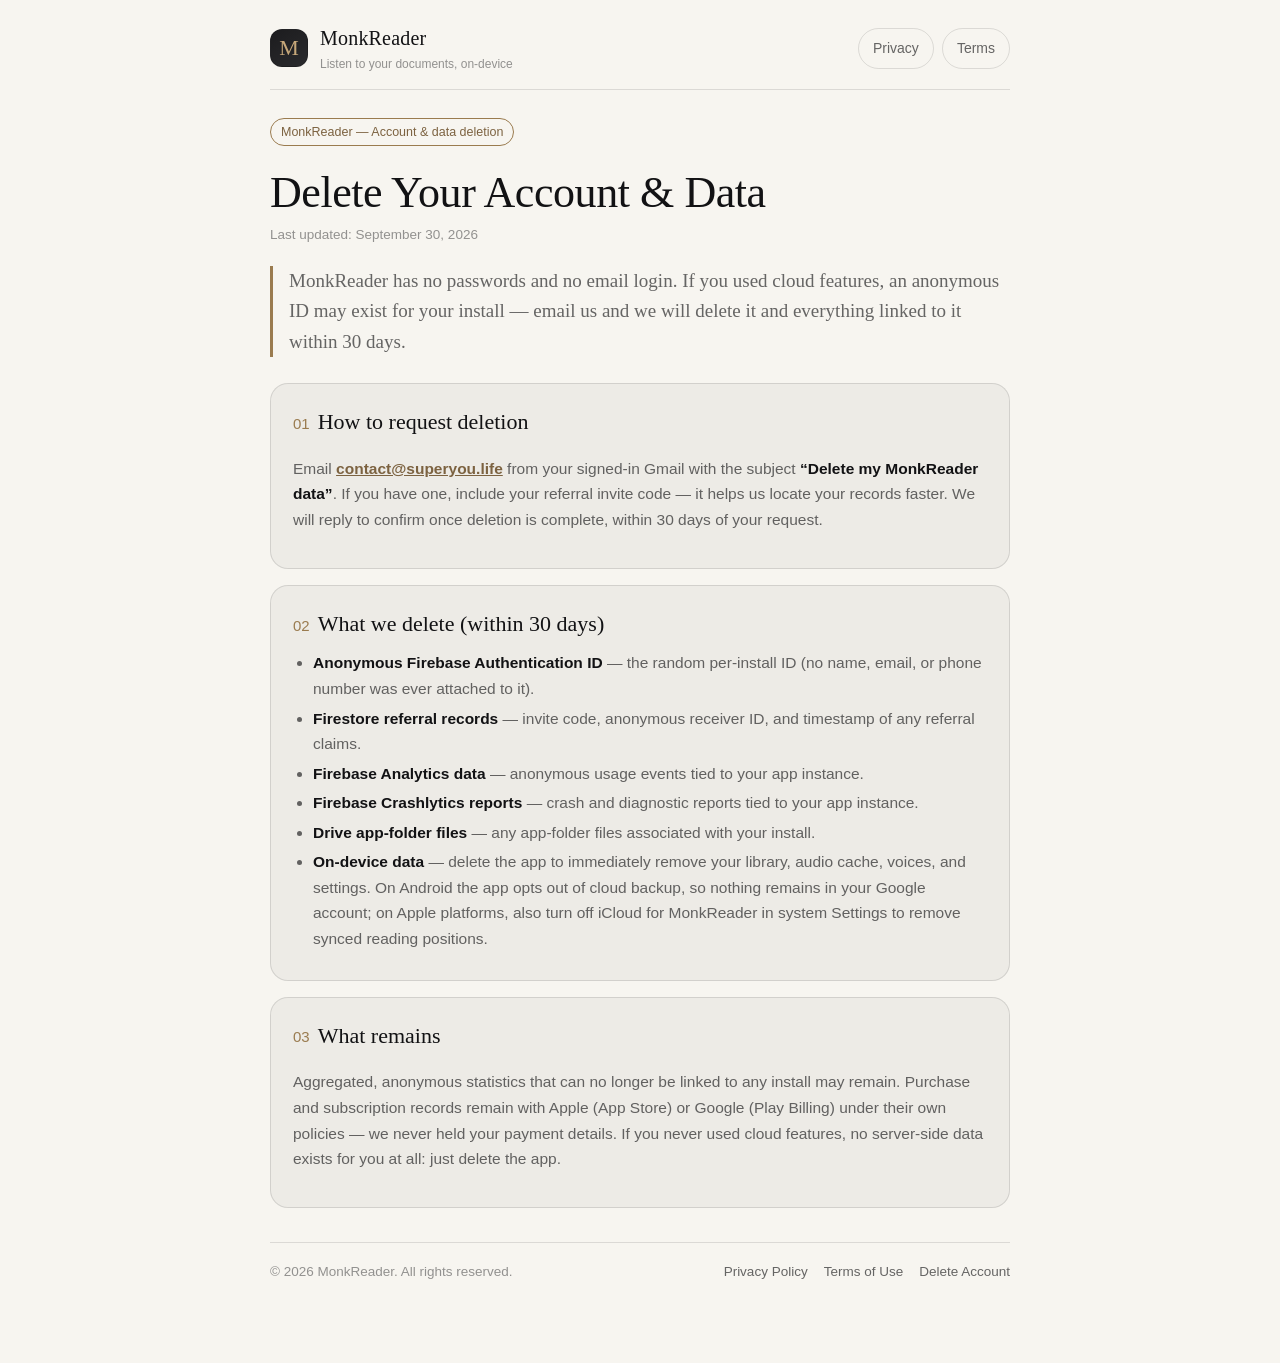
<file: delete-account.html>
<!DOCTYPE html>
<html lang="en">
<head>
  <meta charset="utf-8">
  <meta name="viewport" content="width=device-width, initial-scale=1">
  <title>Delete Your Account &amp; Data — MonkReader</title>
  <meta name="description" content="How to request deletion of your MonkReader account and associated data. Email contact@superyou.life and we complete deletion within 30 days.">
  <meta name="theme-color" content="#121214">
  <link rel="stylesheet" href="styles.css">
</head>
<body>
  <div class="wrap">
    <header class="topbar">
      <a class="brand" href="index.html" aria-label="MonkReader home">
        <span class="brand-mark" aria-hidden="true">M</span>
        <span><span class="brand-name">MonkReader</span>
        <span class="brand-sub">Listen to your documents, on-device</span></span>
      </a>
      <nav class="nav" aria-label="Legal">
        <a href="index.html">Privacy</a>
        <a href="terms.html">Terms</a>
      </nav>
    </header>

    <main>
      <span class="badge">MonkReader — Account &amp; data deletion</span>
      <h1>Delete Your Account &amp; Data</h1>
      <p class="updated">Last updated: September 30, 2026</p>
      <p class="lede">MonkReader has no passwords and no email login. If you used cloud features, an anonymous ID may exist for your install — email us and we will delete it and everything linked to it within 30 days.</p>

      <section class="card" id="request">
        <h2><span class="num">01</span>How to request deletion</h2>
        <p>Email <strong><a href="mailto:contact@superyou.life?subject=Delete%20my%20MonkReader%20data">contact@superyou.life</a></strong> from your signed-in Gmail with the subject <strong>“Delete my MonkReader data”</strong>. If you have one, include your referral invite code — it helps us locate your records faster. We will reply to confirm once deletion is complete, within 30 days of your request.</p>
      </section>

      <section class="card" id="deleted">
        <h2><span class="num">02</span>What we delete (within 30 days)</h2>
        <ul>
          <li><strong>Anonymous Firebase Authentication ID</strong> — the random per-install ID (no name, email, or phone number was ever attached to it).</li>
          <li><strong>Firestore referral records</strong> — invite code, anonymous receiver ID, and timestamp of any referral claims.</li>
          <li><strong>Firebase Analytics data</strong> — anonymous usage events tied to your app instance.</li>
          <li><strong>Firebase Crashlytics reports</strong> — crash and diagnostic reports tied to your app instance.</li>
          <li><strong>Drive app-folder files</strong> — any app-folder files associated with your install.</li>
          <li><strong>On-device data</strong> — delete the app to immediately remove your library, audio cache, voices, and settings. On Android the app opts out of cloud backup, so nothing remains in your Google account; on Apple platforms, also turn off iCloud for MonkReader in system Settings to remove synced reading positions.</li>
        </ul>
      </section>

      <section class="card" id="remains">
        <h2><span class="num">03</span>What remains</h2>
        <p>Aggregated, anonymous statistics that can no longer be linked to any install may remain. Purchase and subscription records remain with Apple (App Store) or Google (Play Billing) under their own policies — we never held your payment details. If you never used cloud features, no server-side data exists for you at all: just delete the app.</p>
      </section>
    </main>

    <footer>
      <span>&copy; 2026 MonkReader. All rights reserved.</span>
      <nav aria-label="Footer">
        <a href="index.html">Privacy Policy</a>
        <a href="terms.html">Terms of Use</a>
        <a href="delete-account.html" aria-current="page">Delete Account</a>
      </nav>
    </footer>
  </div>
</body>
</html>
</file>
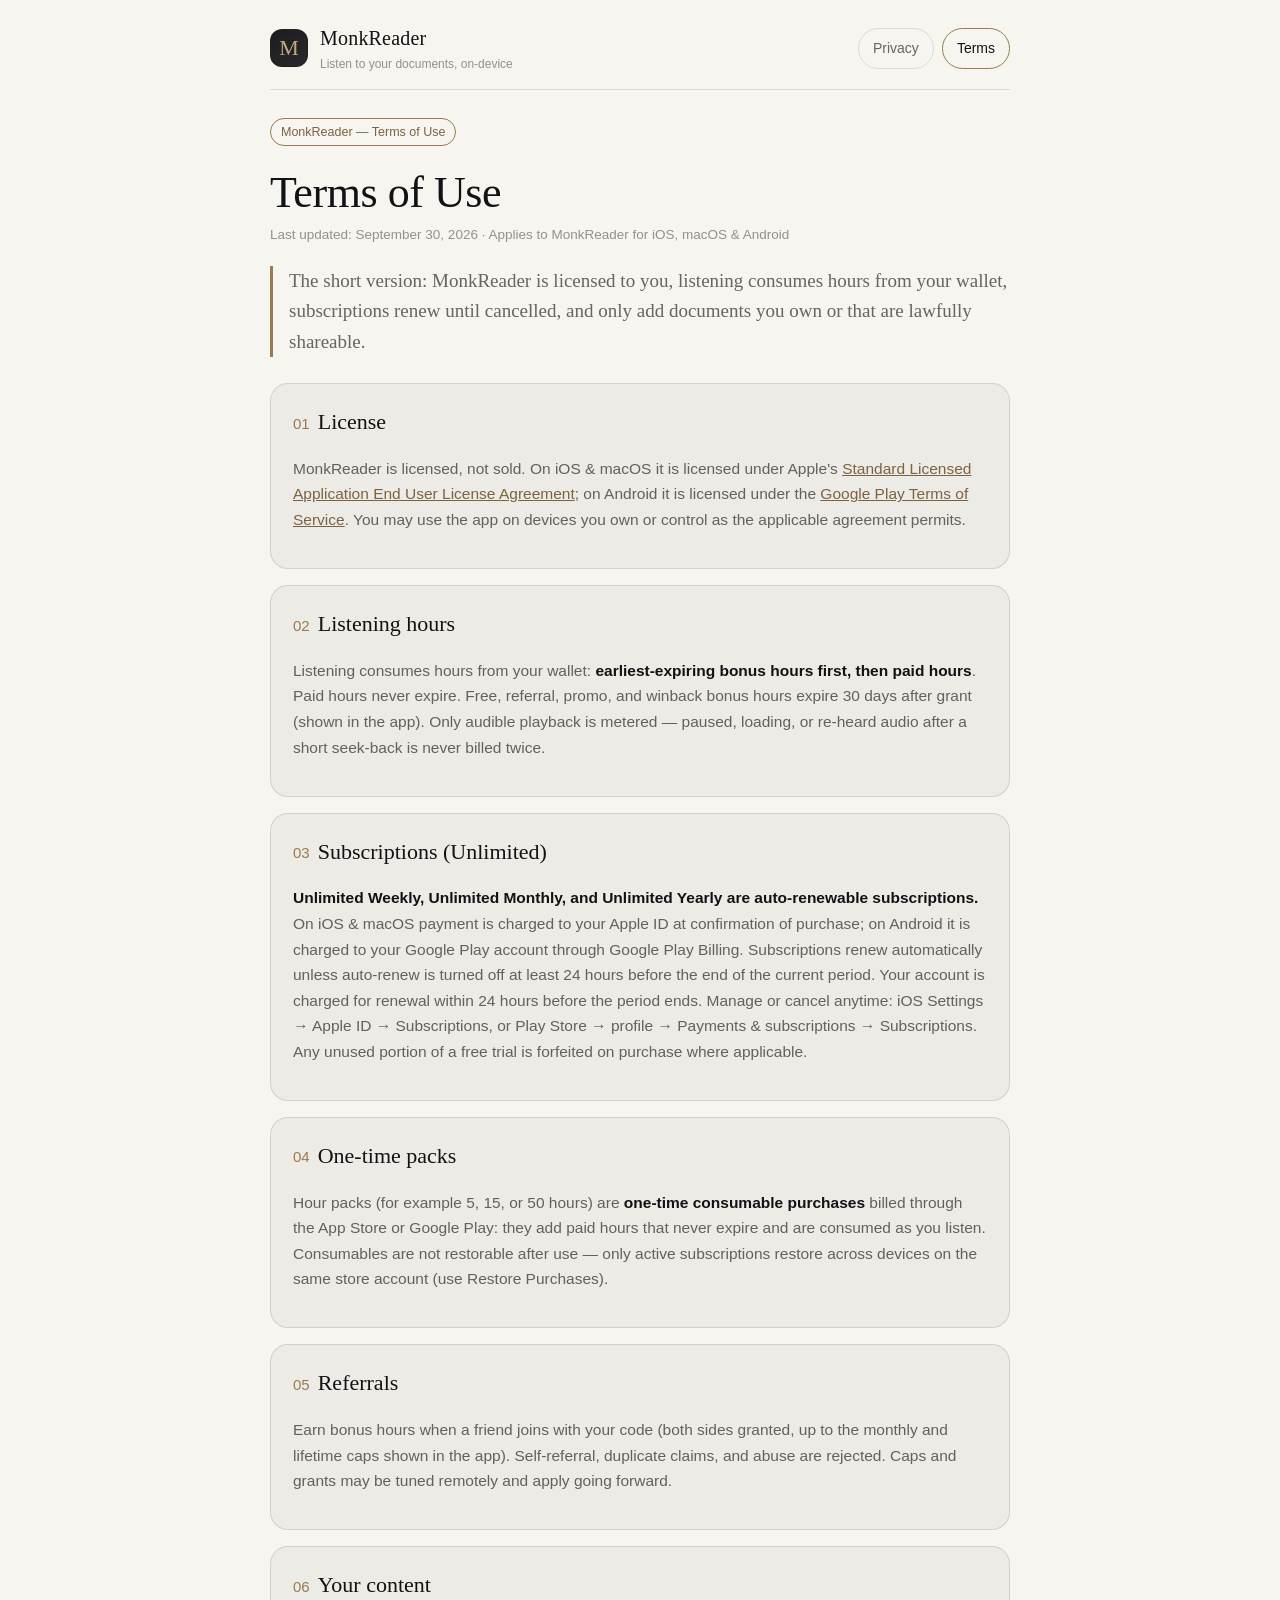
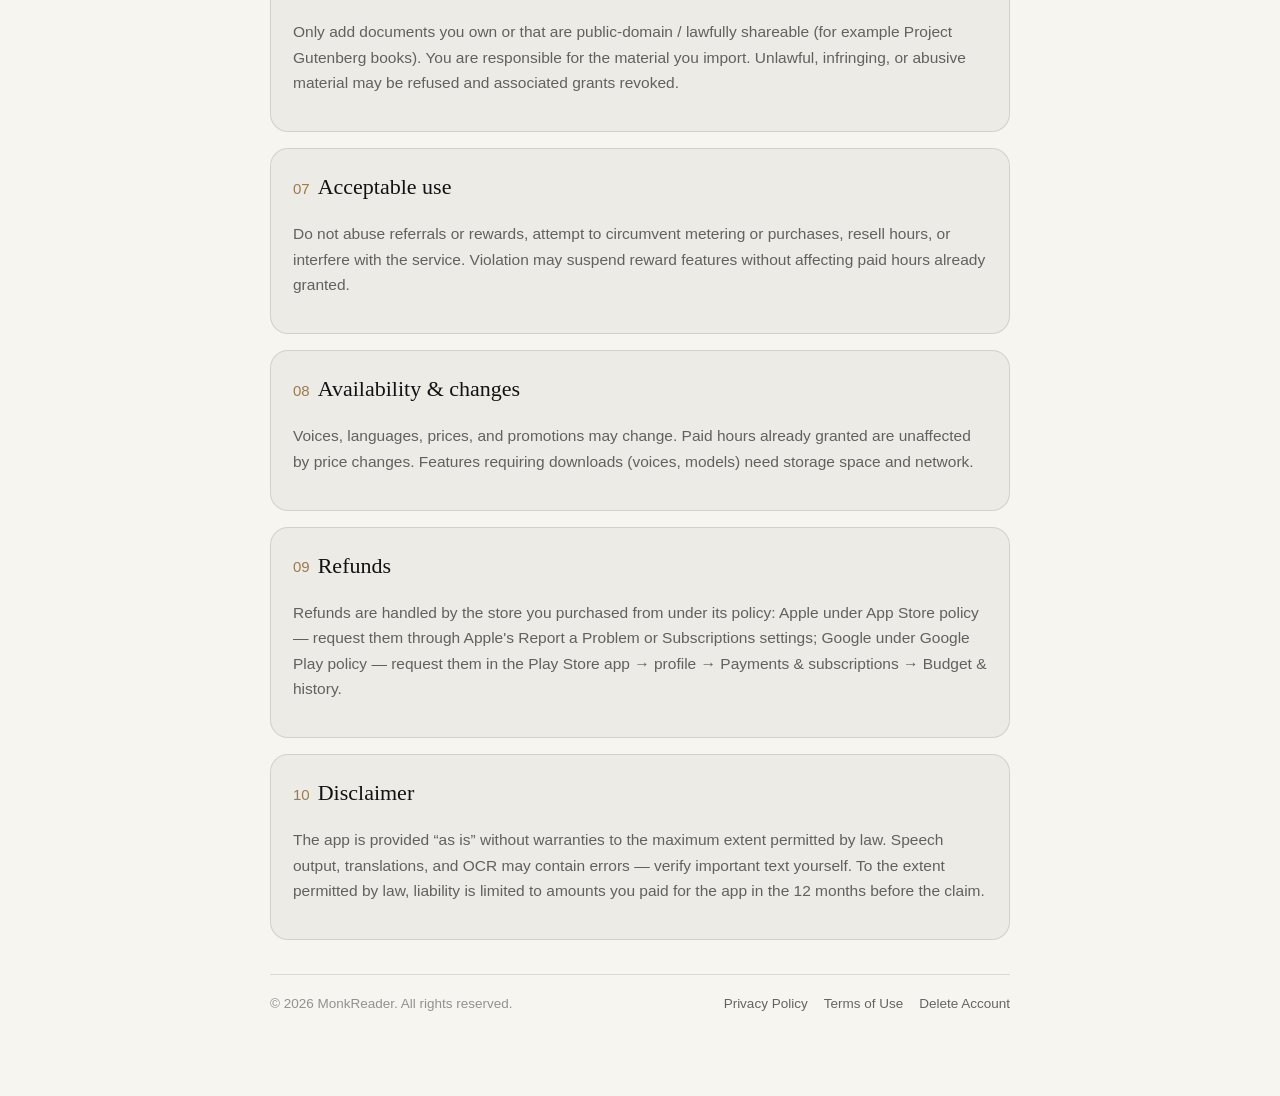
<file: terms.html>
<!DOCTYPE html>
<html lang="en">
<head>
  <meta charset="utf-8">
  <meta name="viewport" content="width=device-width, initial-scale=1">
  <title>Terms of Use — MonkReader</title>
  <meta name="description" content="Terms of Use for MonkReader: license, listening hours, subscriptions, one-time packs, referrals, acceptable use, and refunds.">
  <meta name="theme-color" content="#121214">
  <link rel="stylesheet" href="styles.css">
</head>
<body>
  <div class="wrap">
    <header class="topbar">
      <a class="brand" href="index.html" aria-label="MonkReader home">
        <span class="brand-mark" aria-hidden="true">M</span>
        <span><span class="brand-name">MonkReader</span>
        <span class="brand-sub">Listen to your documents, on-device</span></span>
      </a>
      <nav class="nav" aria-label="Legal">
        <a href="index.html">Privacy</a>
        <a href="terms.html" aria-current="page">Terms</a>
      </nav>
    </header>

    <main>
      <span class="badge">MonkReader — Terms of Use</span>
      <h1>Terms of Use</h1>
      <p class="updated">Last updated: September 30, 2026 &middot; Applies to MonkReader for iOS, macOS &amp; Android</p>
      <p class="lede">The short version: MonkReader is licensed to you, listening consumes hours from your wallet, subscriptions renew until cancelled, and only add documents you own or that are lawfully shareable.</p>

      <section class="card">
        <h2><span class="num">01</span>License</h2>
        <p>MonkReader is licensed, not sold. On iOS &amp; macOS it is licensed under Apple's <a href="https://www.apple.com/legal/internet-services/itunes/dev/stdeula/" rel="noopener">Standard Licensed Application End User License Agreement</a>; on Android it is licensed under the <a href="https://play.google.com/about/play-terms/" rel="noopener">Google Play Terms of Service</a>. You may use the app on devices you own or control as the applicable agreement permits.</p>
      </section>

      <section class="card">
        <h2><span class="num">02</span>Listening hours</h2>
        <p>Listening consumes hours from your wallet: <strong>earliest-expiring bonus hours first, then paid hours</strong>. Paid hours never expire. Free, referral, promo, and winback bonus hours expire 30 days after grant (shown in the app). Only audible playback is metered — paused, loading, or re-heard audio after a short seek-back is never billed twice.</p>
      </section>

      <section class="card">
        <h2><span class="num">03</span>Subscriptions (Unlimited)</h2>
        <p><strong>Unlimited Weekly, Unlimited Monthly, and Unlimited Yearly are auto-renewable subscriptions.</strong> On iOS &amp; macOS payment is charged to your Apple ID at confirmation of purchase; on Android it is charged to your Google Play account through Google Play Billing. Subscriptions renew automatically unless auto-renew is turned off at least 24 hours before the end of the current period. Your account is charged for renewal within 24 hours before the period ends. Manage or cancel anytime: iOS Settings &rarr; Apple ID &rarr; Subscriptions, or Play Store &rarr; profile &rarr; Payments &amp; subscriptions &rarr; Subscriptions. Any unused portion of a free trial is forfeited on purchase where applicable.</p>
      </section>

      <section class="card">
        <h2><span class="num">04</span>One-time packs</h2>
        <p>Hour packs (for example 5, 15, or 50 hours) are <strong>one-time consumable purchases</strong> billed through the App Store or Google Play: they add paid hours that never expire and are consumed as you listen. Consumables are not restorable after use — only active subscriptions restore across devices on the same store account (use Restore Purchases).</p>
      </section>

      <section class="card">
        <h2><span class="num">05</span>Referrals</h2>
        <p>Earn bonus hours when a friend joins with your code (both sides granted, up to the monthly and lifetime caps shown in the app). Self-referral, duplicate claims, and abuse are rejected. Caps and grants may be tuned remotely and apply going forward.</p>
      </section>

      <section class="card">
        <h2><span class="num">06</span>Your content</h2>
        <p>Only add documents you own or that are public-domain / lawfully shareable (for example Project Gutenberg books). You are responsible for the material you import. Unlawful, infringing, or abusive material may be refused and associated grants revoked.</p>
      </section>

      <section class="card">
        <h2><span class="num">07</span>Acceptable use</h2>
        <p>Do not abuse referrals or rewards, attempt to circumvent metering or purchases, resell hours, or interfere with the service. Violation may suspend reward features without affecting paid hours already granted.</p>
      </section>

      <section class="card">
        <h2><span class="num">08</span>Availability &amp; changes</h2>
        <p>Voices, languages, prices, and promotions may change. Paid hours already granted are unaffected by price changes. Features requiring downloads (voices, models) need storage space and network.</p>
      </section>

      <section class="card">
        <h2><span class="num">09</span>Refunds</h2>
        <p>Refunds are handled by the store you purchased from under its policy: Apple under App Store policy — request them through Apple's Report a Problem or Subscriptions settings; Google under Google Play policy — request them in the Play Store app &rarr; profile &rarr; Payments &amp; subscriptions &rarr; Budget &amp; history.</p>
      </section>

      <section class="card">
        <h2><span class="num">10</span>Disclaimer</h2>
        <p>The app is provided “as is” without warranties to the maximum extent permitted by law. Speech output, translations, and OCR may contain errors — verify important text yourself. To the extent permitted by law, liability is limited to amounts you paid for the app in the 12 months before the claim.</p>
      </section>
    </main>

    <footer>
      <span>&copy; 2026 MonkReader. All rights reserved.</span>
      <nav aria-label="Footer">
        <a href="index.html">Privacy Policy</a>
        <a href="terms.html" aria-current="page">Terms of Use</a>
        <a href="delete-account.html">Delete Account</a>
      </nav>
    </footer>
  </div>
</body>
</html>
</file>
<file: styles.css>
/* MonkReader legal pages — Quiet Luxury: warm paper, ink, brass. No dependencies. */
:root {
  --paper: #f7f5f0;
  --paper-2: #efeae1;
  --ink: #121214;
  --ink-soft: rgba(18, 18, 20, 0.64);
  --ink-faint: rgba(18, 18, 20, 0.44);
  --card: rgba(18, 18, 20, 0.04);
  --hairline: rgba(18, 18, 20, 0.12);
  --brass: #9a7b4f;
  --brass-deep: #7c6240;
  --radius: 18px;
  --max: 780px;
}
@media (prefers-color-scheme: dark) {
  :root {
    --paper: #121214;
    --paper-2: #1a1a1c;
    --ink: #f2ede3;
    --ink-soft: rgba(255, 255, 255, 0.62);
    --ink-faint: rgba(255, 255, 255, 0.42);
    --card: rgba(255, 255, 255, 0.05);
    --hairline: rgba(255, 255, 255, 0.12);
    --brass: #c7a87a;
    --brass-deep: #c7a87a;
  }
}
* { box-sizing: border-box; }
html { -webkit-text-size-adjust: 100%; }
body {
  margin: 0;
  background: var(--paper);
  color: var(--ink);
  font-family: -apple-system, BlinkMacSystemFont, "SF Pro Text", "Segoe UI", Inter, Roboto, sans-serif;
  font-size: 16px;
  line-height: 1.65;
}
.wrap { max-width: var(--max); margin: 0 auto; padding: 0 20px 80px; }
.topbar {
  display: flex; align-items: center; justify-content: space-between;
  padding: 22px 0 14px;
  border-bottom: 1px solid var(--hairline);
  margin-bottom: 28px;
}
.brand { display: flex; align-items: center; gap: 12px; text-decoration: none; color: var(--ink); }
.brand-mark {
  width: 38px; height: 38px; border-radius: 12px;
  background: linear-gradient(145deg, #1c1c1e, #2a2a2d);
  color: #c7a87a; display: grid; place-items: center;
  font-family: Georgia, "Times New Roman", serif; font-size: 22px;
  border: 1px solid var(--hairline);
}
.brand-name { font-family: Georgia, "Times New Roman", serif; font-size: 20px; letter-spacing: 0.01em; }
.brand-sub { display: block; font-family: -apple-system, sans-serif; font-size: 12px; color: var(--ink-faint); }
.nav { display: flex; gap: 8px; }
.nav a {
  text-decoration: none; color: var(--ink-soft); font-size: 14px;
  padding: 8px 14px; border-radius: 999px; border: 1px solid var(--hairline);
}
.nav a[aria-current="page"] { color: var(--ink); border-color: var(--brass); }
.nav a:hover { color: var(--ink); }
h1 {
  font-family: Georgia, "Times New Roman", serif;
  font-weight: 400; font-size: clamp(32px, 5vw, 44px);
  line-height: 1.12; margin: 18px 0 6px; letter-spacing: -0.01em;
}
.updated { color: var(--ink-faint); font-size: 13.5px; margin: 0 0 20px; }
.lede {
  font-family: Georgia, "Times New Roman", serif; font-size: 19px; line-height: 1.6;
  color: var(--ink-soft); margin: 0 0 26px;
  border-left: 3px solid var(--brass); padding-left: 16px;
}
.toc {
  background: var(--card); border: 1px solid var(--hairline);
  border-radius: var(--radius); padding: 16px 20px; margin: 0 0 28px;
}
.toc p { margin: 0 0 8px; font-size: 13px; text-transform: uppercase; letter-spacing: 0.08em; color: var(--ink-faint); }
.toc ol { margin: 0; padding-left: 20px; columns: 2; column-gap: 28px; font-size: 14.5px; }
.toc li { margin: 3px 0; }
.toc a { color: var(--ink-soft); text-decoration: none; border-bottom: 1px dotted var(--hairline); }
.toc a:hover { color: var(--brass-deep); }
section.card {
  background: var(--card); border: 1px solid var(--hairline);
  border-radius: var(--radius); padding: 20px 22px; margin: 0 0 16px;
}
section.card h2 {
  font-family: Georgia, "Times New Roman", serif; font-weight: 400;
  font-size: 22px; margin: 0 0 8px;
}
section.card h2 .num {
  color: var(--brass); font-size: 15px; vertical-align: middle; margin-right: 8px;
  font-family: -apple-system, sans-serif;
}
section.card p, section.card li { color: var(--ink-soft); font-size: 15.5px; }
section.card ul { padding-left: 20px; margin: 8px 0; }
section.card li { margin: 4px 0; }
section.card strong { color: var(--ink); font-weight: 600; }
a { color: var(--brass-deep); }
@media (prefers-color-scheme: dark) { a { color: var(--brass); } }
table.labels { width: 100%; border-collapse: collapse; font-size: 14.5px; margin-top: 10px; }
table.labels th, table.labels td {
  text-align: left; padding: 8px 10px; border-bottom: 1px solid var(--hairline);
  color: var(--ink-soft); vertical-align: top;
}
table.labels th { color: var(--ink); font-weight: 600; white-space: nowrap; }
footer {
  margin-top: 34px; padding-top: 18px; border-top: 1px solid var(--hairline);
  display: flex; flex-wrap: wrap; gap: 10px 22px; align-items: baseline; justify-content: space-between;
  color: var(--ink-faint); font-size: 13.5px;
}
footer nav { display: flex; gap: 16px; }
footer a { color: var(--ink-soft); text-decoration: none; }
footer a:hover { color: var(--brass-deep); }
.badge {
  display: inline-block; font-size: 12.5px; padding: 3px 10px; border-radius: 999px;
  border: 1px solid var(--brass); color: var(--brass-deep); margin-bottom: 4px;
}
@media (prefers-color-scheme: dark) { .badge { color: var(--brass); } }
@media (max-width: 560px) { .toc ol { columns: 1; } }
@media print {
  body { background: #fff; color: #000; }
  .topbar .nav, .toc { display: none; }
  section.card { break-inside: avoid; background: none; }
}
</file>
